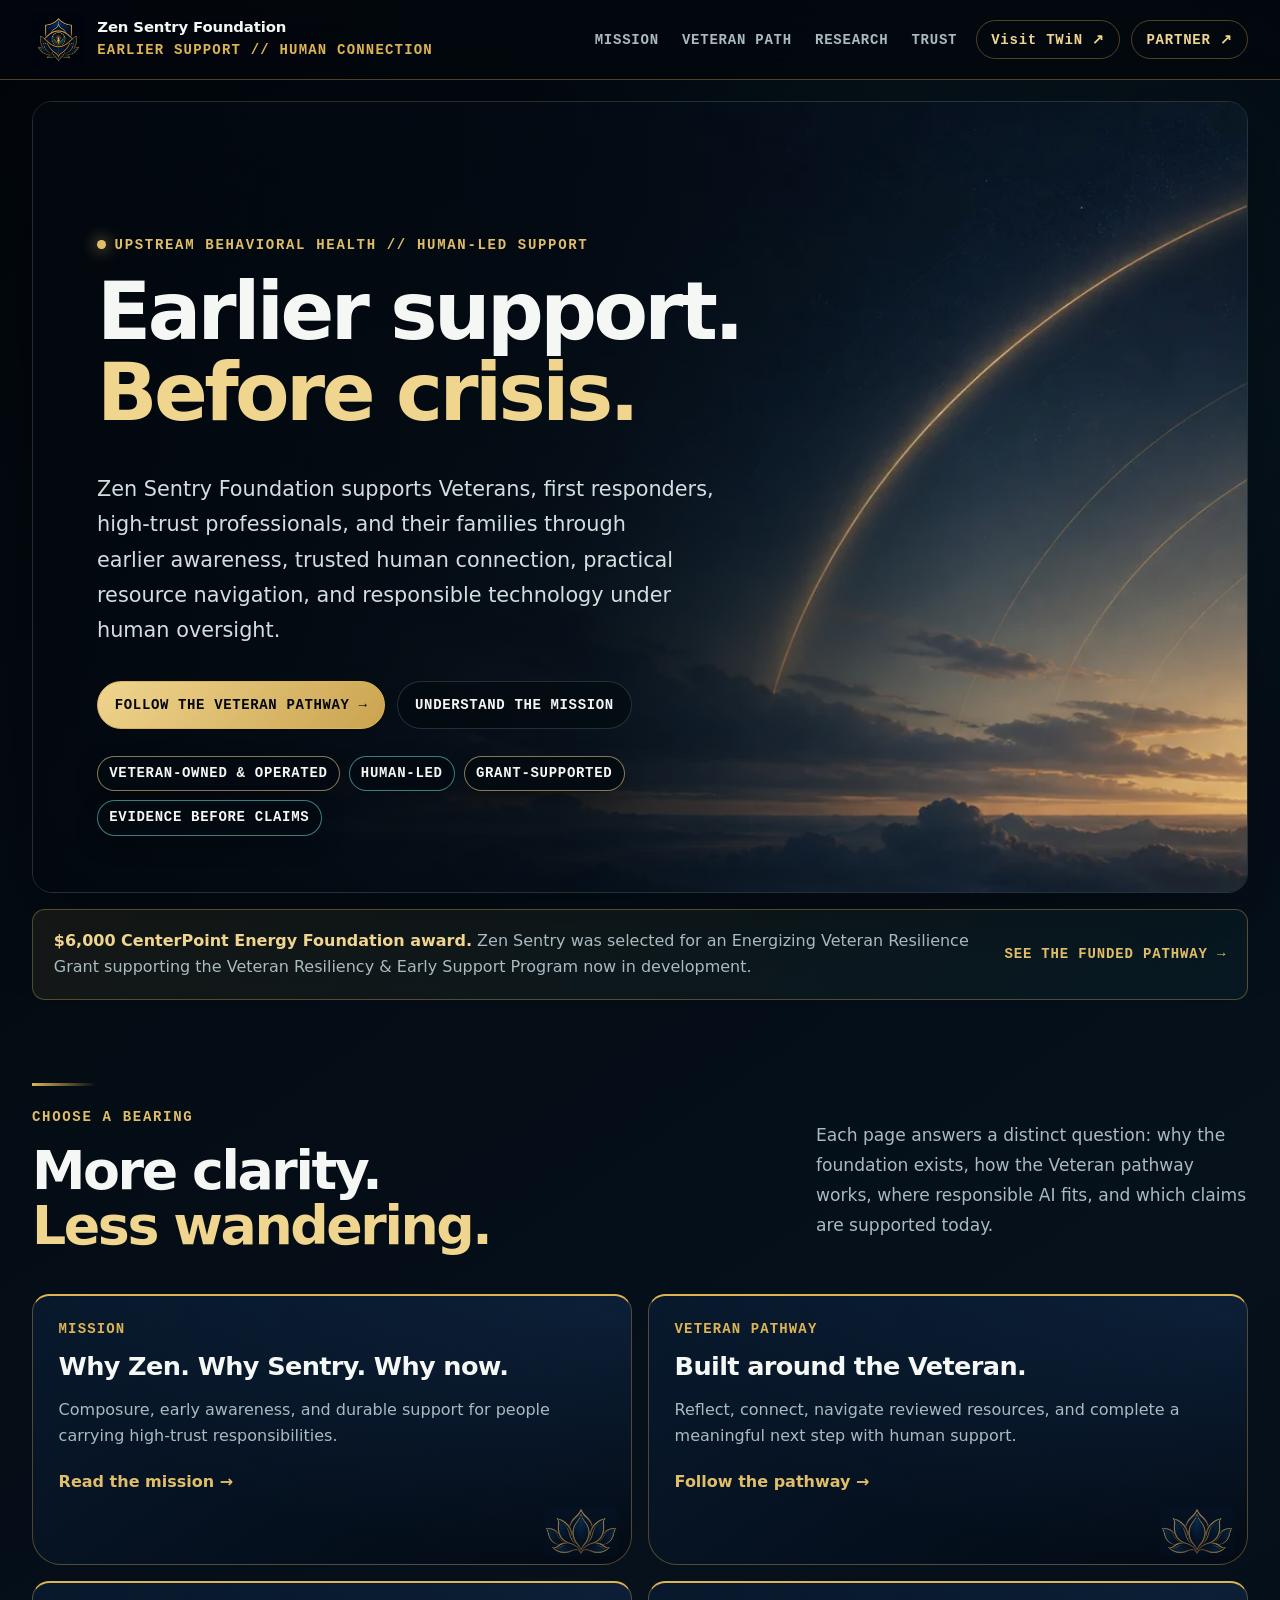
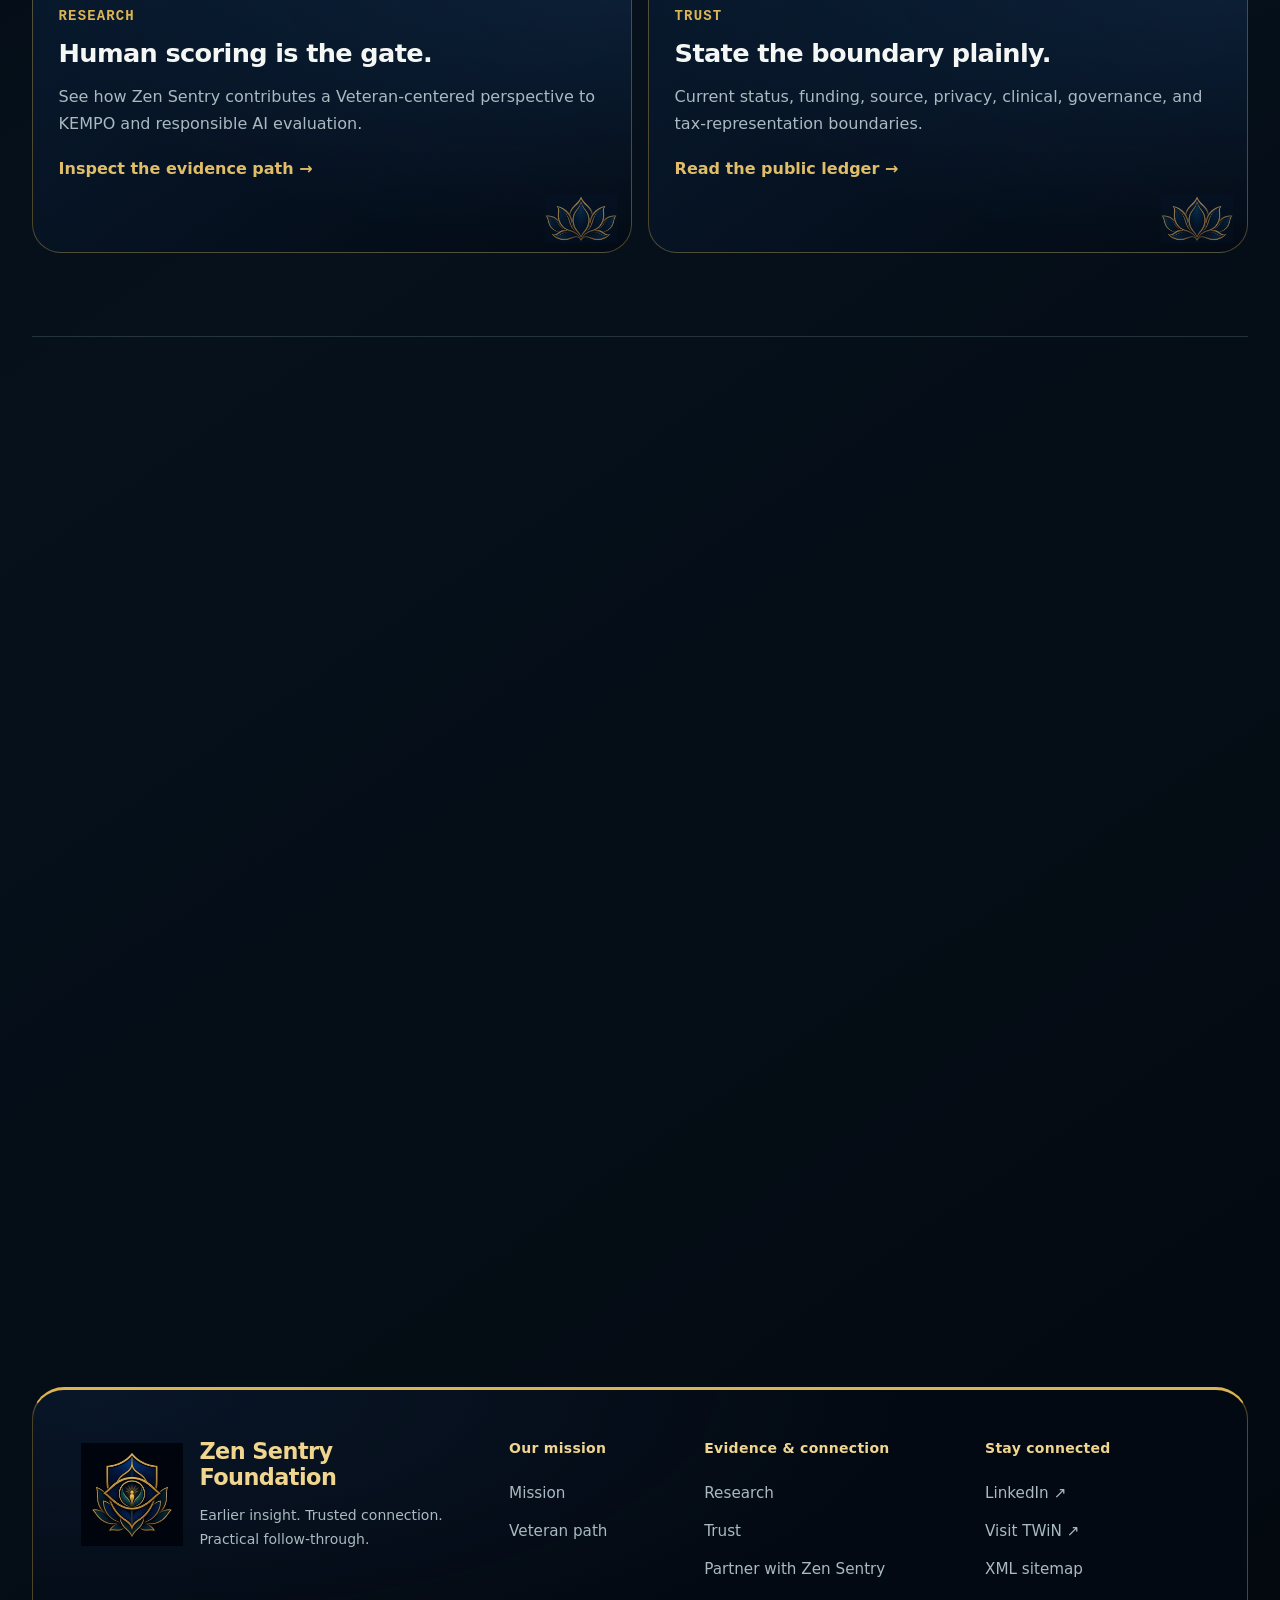
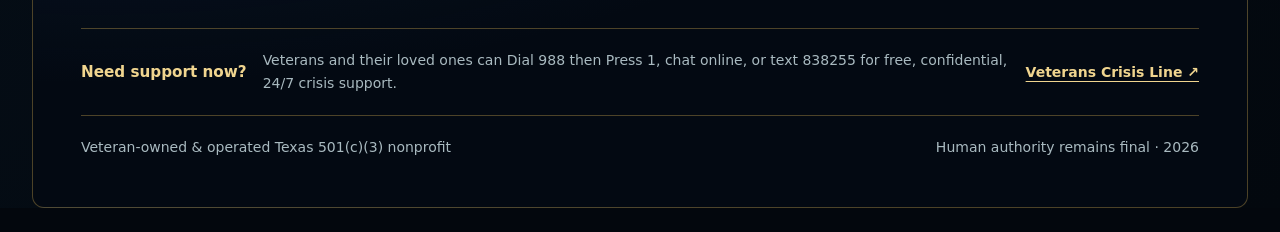
<file: index.html>
<!doctype html>
<html lang="en">
  <head>
    <meta charset="utf-8">
    <meta name="viewport" content="width=device-width, initial-scale=1">
    <meta name="theme-color" content="#03070d">
    <meta name="description" content="A nonprofit focused on early awareness, resilience education, and practical resources for Veterans, first responders, high-trust professionals, and families.">
    <meta property="og:type" content="website">
    <meta property="og:site_name" content="Zen Sentry Foundation">
    <meta property="og:title" content="Zen Sentry Foundation | Earlier Support Through Human Connection">
    <meta property="og:description" content="A nonprofit focused on early awareness, resilience education, and practical resources for Veterans, first responders, high-trust professionals, and families.">
    <meta property="og:url" content="https://thewizardnexus.github.io/Zen-Sentry-Foundation/">
    <meta property="og:image" content="https://thewizardnexus.github.io/Zen-Sentry-Foundation/assets/zen-sentry-foundation-readme-header.png">
    <meta property="og:image:alt" content="A gold Zen Sentry seal over a midnight horizon and a path toward dawn.">
    <meta name="twitter:card" content="summary_large_image">
    <meta name="twitter:title" content="Zen Sentry Foundation | Earlier Support Through Human Connection">
    <meta name="twitter:description" content="A nonprofit focused on early awareness, resilience education, and practical resources for Veterans, first responders, high-trust professionals, and families.">
    <meta name="twitter:image" content="https://thewizardnexus.github.io/Zen-Sentry-Foundation/assets/zen-sentry-foundation-readme-header.png">
    <link rel="canonical" href="https://thewizardnexus.github.io/Zen-Sentry-Foundation/">
    <link rel="icon" href="assets/zen-sentry-logo.jpg" type="image/jpeg">
    <link rel="apple-touch-icon" href="assets/zen-sentry-logo.jpg">
    <link rel="stylesheet" href="styles.css?v=20260910-lotus-clearance">
    <script src="app.js?v=20260825" defer></script>
    <title>Zen Sentry Foundation | Earlier Support Through Human Connection</title>
  </head>
  <body data-page="home">
    <a class="skip-link" href="#main">Skip to the mission</a>
    <header class="site-header">
      <a class="brand" href="index.html" aria-label="Zen Sentry Foundation home">
        <img class="brand-mark" src="assets/zen-sentry-logo.jpg" width="200" height="200" alt="">
        <span class="brand-copy"><b>Zen Sentry Foundation</b><small>Earlier support // human connection</small></span>
      </a>
      <button class="menu-button" type="button" aria-expanded="false" aria-controls="primary-navigation">Menu</button>
      <nav id="primary-navigation" aria-label="Primary navigation">
        <a data-nav="mission" href="mission.html">Mission</a>
        <a data-nav="veterans" href="veterans.html">Veteran path</a>
        <a data-nav="research" href="research.html">Research</a>
        <a data-nav="trust" href="trust.html">Trust</a>
        <a class="nav-twin" href="https://www.thewizardnexus.com/index.html">Visit TWiN ↗</a>
        <a class="nav-cta" data-nav="contact" href="contact.html">Partner ↗</a>
      </nav>
    </header>

    <main id="main">
      <section class="home-hero" aria-labelledby="home-title">
        <img class="hero-art" src="assets/zen-sentry-foundation-readme-header.webp" width="2172" height="724" alt="A gold Zen Sentry seal above a quiet planetary horizon, with a luminous path toward dawn.">
        <div class="home-hero-copy">
          <p class="eyebrow"><span class="signal-dot" aria-hidden="true"></span>Upstream behavioral health // human-led support</p>
          <h1 id="home-title"><span class="headline-white">Earlier support.</span><br><span>Before crisis.</span></h1>
          <p class="hero-lede">Zen Sentry Foundation supports Veterans, first responders, high-trust professionals, and their families through earlier awareness, trusted human connection, practical resource navigation, and responsible technology under human oversight.</p>
          <div class="button-row">
            <a class="button button-primary" href="veterans.html">Follow the Veteran pathway <span aria-hidden="true">→</span></a>
            <a class="button button-secondary" href="mission.html">Understand the mission</a>
          </div>
          <p class="proof-line"><span>Veteran-owned &amp; operated</span><span>Human-led</span><span>Grant-supported</span><span>Evidence before claims</span></p>
        </div>
      </section>

      <aside class="grant-signal reveal" aria-label="Current program milestone">
        <p><strong>$6,000 CenterPoint Energy Foundation award.</strong> Zen Sentry was selected for an Energizing Veteran Resilience Grant supporting the Veteran Resiliency &amp; Early Support Program now in development.</p>
        <a href="veterans.html">See the funded pathway →</a>
      </aside>

      <section class="section reveal" aria-labelledby="routes-title">
        <div class="section-heading">
          <div><p class="eyebrow">Choose a bearing</p><h2 id="routes-title">More clarity.<br><span>Less wandering.</span></h2></div>
          <p>Each page answers a distinct question: why the foundation exists, how the Veteran pathway works, where responsible AI fits, and which claims are supported today.</p>
        </div>
        <div class="route-grid">
          <a class="route-card" href="mission.html"><span class="card-code">Mission</span><h3>Why Zen. Why Sentry. Why now.</h3><p>Composure, early awareness, and durable support for people carrying high-trust responsibilities.</p><i>Read the mission →</i></a>
          <a class="route-card" href="veterans.html"><span class="card-code">Veteran pathway</span><h3>Built around the Veteran.</h3><p>Reflect, connect, navigate reviewed resources, and complete a meaningful next step with human support.</p><i>Follow the pathway →</i></a>
          <a class="route-card" href="research.html"><span class="card-code">Research</span><h3>Human scoring is the gate.</h3><p>See how Zen Sentry contributes a Veteran-centered perspective to KEMPO and responsible AI evaluation.</p><i>Inspect the evidence path →</i></a>
          <a class="route-card" href="trust.html"><span class="card-code">Trust</span><h3>State the boundary plainly.</h3><p>Current status, funding, source, privacy, clinical, governance, and tax-representation boundaries.</p><i>Read the public ledger →</i></a>
        </div>
      </section>

      <section class="section reveal" aria-labelledby="path-title">
        <div class="section-heading">
          <div><p class="eyebrow gold">The operating path</p><h2 id="path-title">Reflect.<br><span>Connect. Move forward.</span></h2></div>
          <p>Technology can organize a moment. It cannot replace the people, relationships, judgment, and follow-through that make support real.</p>
        </div>
        <div class="pathway">
          <article><span>01</span><h3>Reflect</h3><p>Notice change earlier, organize what matters, and prepare for a useful conversation.</p></article>
          <article><span>02</span><h3>Connect</h3><p>Bring a peer, navigator, professional, family member, or other trusted person closer.</p></article>
          <article><span>03</span><h3>Move forward</h3><p>Find a reviewed resource, make a warm handoff, and complete the next meaningful step.</p></article>
        </div>
      </section>

      <section class="page-next reveal" aria-labelledby="partner-title">
        <div><p class="eyebrow">Built through partnership</p><h2 id="partner-title">Bring your discipline.<br><span>Keep the human.</span></h2></div>
        <div><p>Veteran-serving organizations, peer leaders, behavioral-health professionals, researchers, resource providers, community partners, and responsible technologists all have a role in strengthening the pathway.</p><div class="button-row"><a class="button button-primary" href="contact.html">Explore partnership <span aria-hidden="true">→</span></a></div></div>
      </section>
    </main>

    <footer class="site-footer" id="site-footer">
      <div class="footer-main">
        <a class="footer-brand" href="index.html" aria-label="Zen Sentry Foundation home">
          <img src="assets/zen-sentry-logo.jpg" width="200" height="200" alt="">
          <span><strong>Zen Sentry<br>Foundation</strong><span class="footer-tagline">Earlier insight. Trusted connection.<br>Practical follow-through.</span></span>
        </a>
        <nav class="site-map-navigation" aria-label="Site map">
          <div class="site-map-group"><h2>Our mission</h2><ul><li><a href="mission.html">Mission</a></li><li><a href="veterans.html">Veteran path</a></li></ul></div>
          <div class="site-map-group"><h2>Evidence &amp; connection</h2><ul><li><a href="research.html">Research</a></li><li><a href="trust.html">Trust</a></li><li><a href="contact.html">Partner with Zen Sentry</a></li></ul></div>
          <div class="site-map-group"><h2>Stay connected</h2><ul><li><a href="https://www.linkedin.com/company/zen-sentry-foundation/">LinkedIn ↗</a></li><li><a href="https://www.thewizardnexus.com/index.html">Visit TWiN ↗</a></li><li><a href="sitemap.xml">XML sitemap</a></li></ul></div>
        </nav>
      </div>
      <aside class="crisis-bar" aria-label="Crisis support">
        <strong>Need support now?</strong>
        <span>Veterans and their loved ones can Dial 988 then Press 1, chat online, or text 838255 for free, confidential, 24/7 crisis support.</span>
        <a href="https://www.veteranscrisisline.net/" target="_blank" rel="noreferrer">Veterans Crisis Line ↗</a>
      </aside>
      <div class="footer-bottom"><p>Veteran-owned &amp; operated Texas 501(c)(3) nonprofit</p><p>Human authority remains final <span aria-hidden="true">·</span> <span data-current-year>2026</span></p></div>
    </footer>
  </body>
</html>
</file>
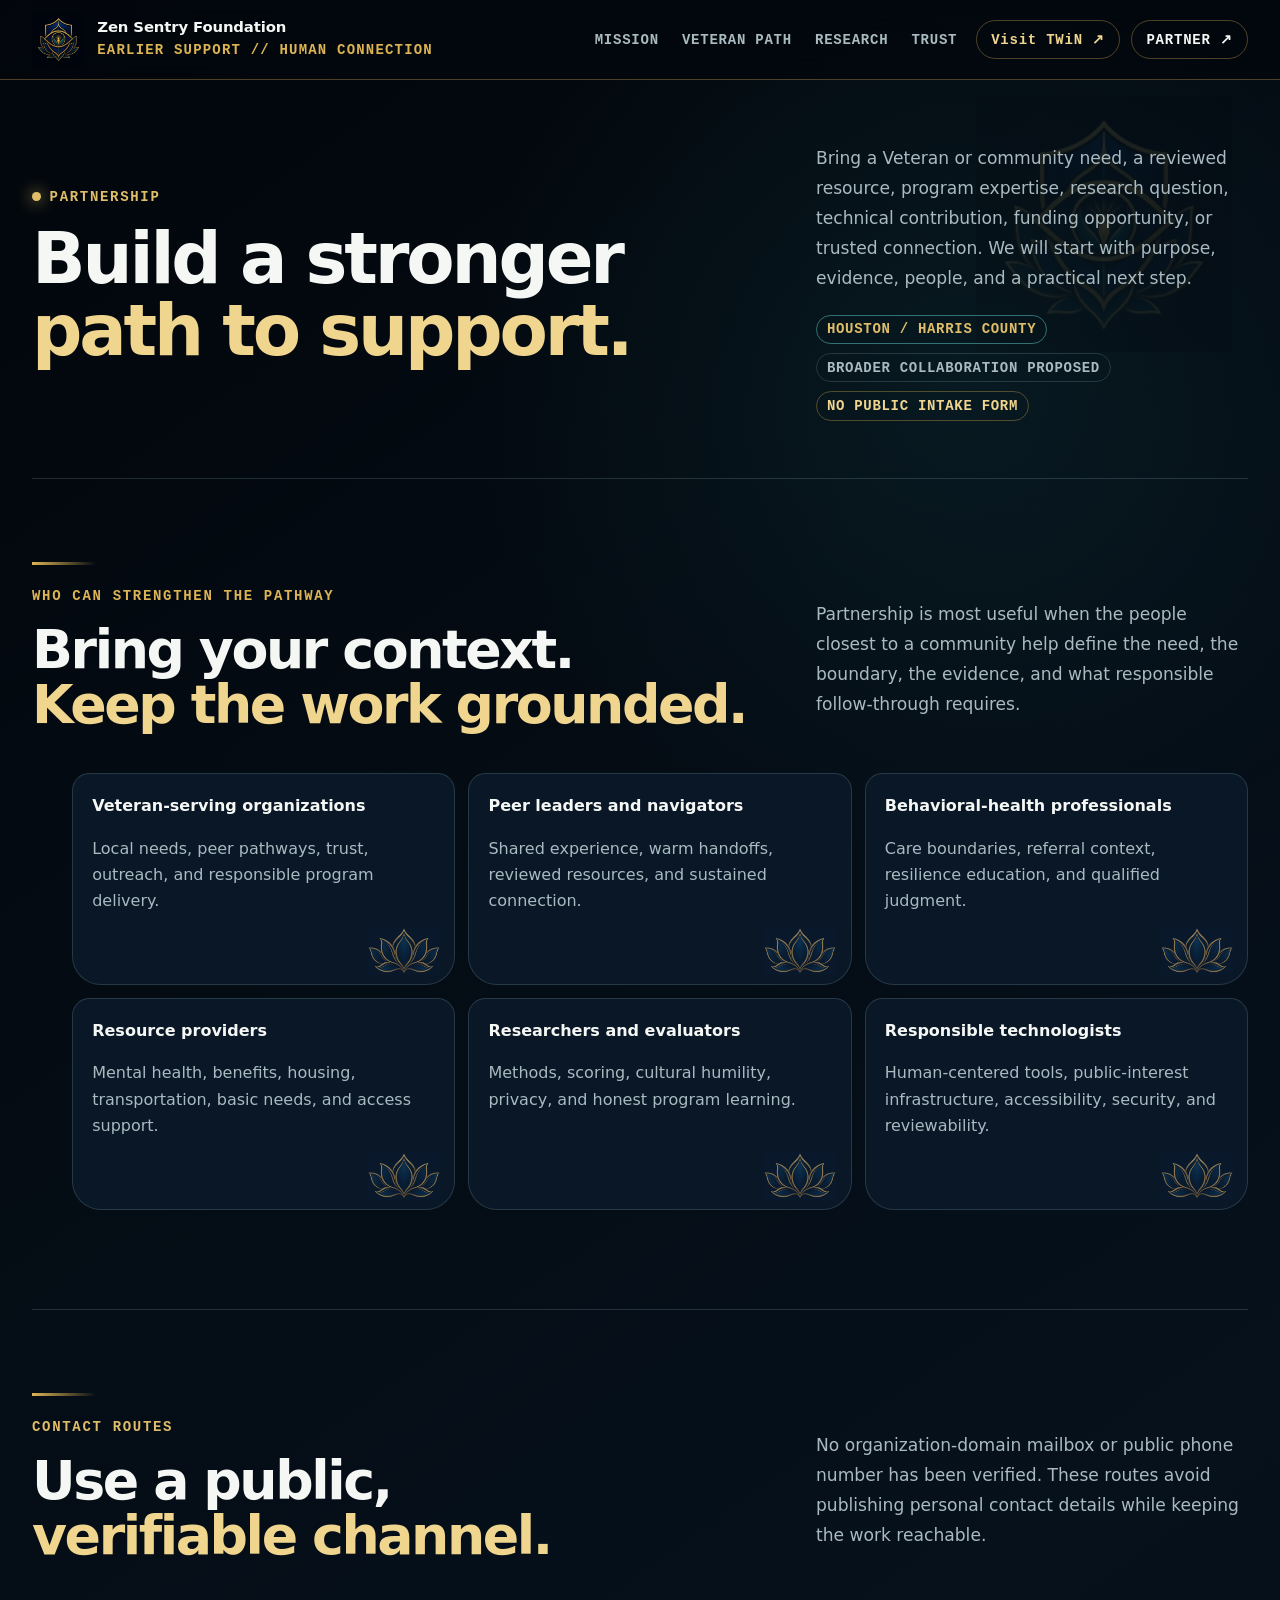
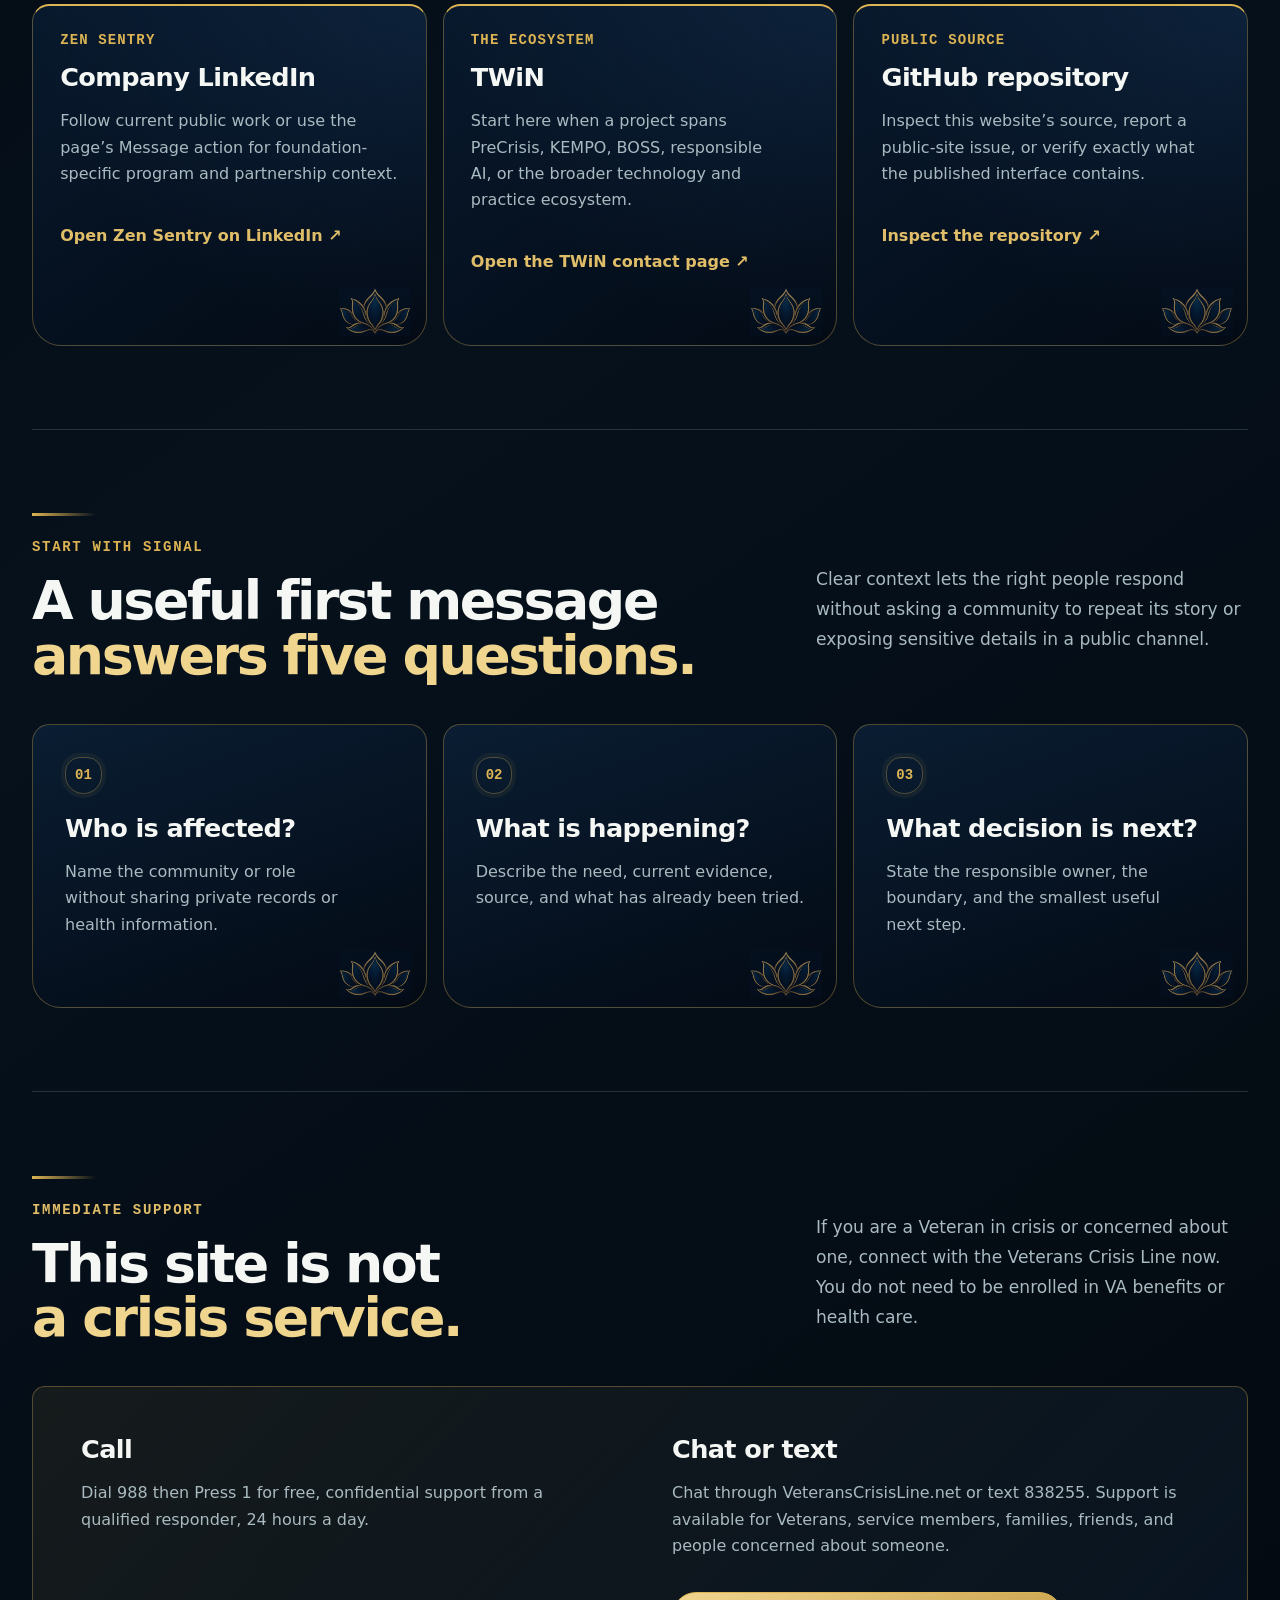
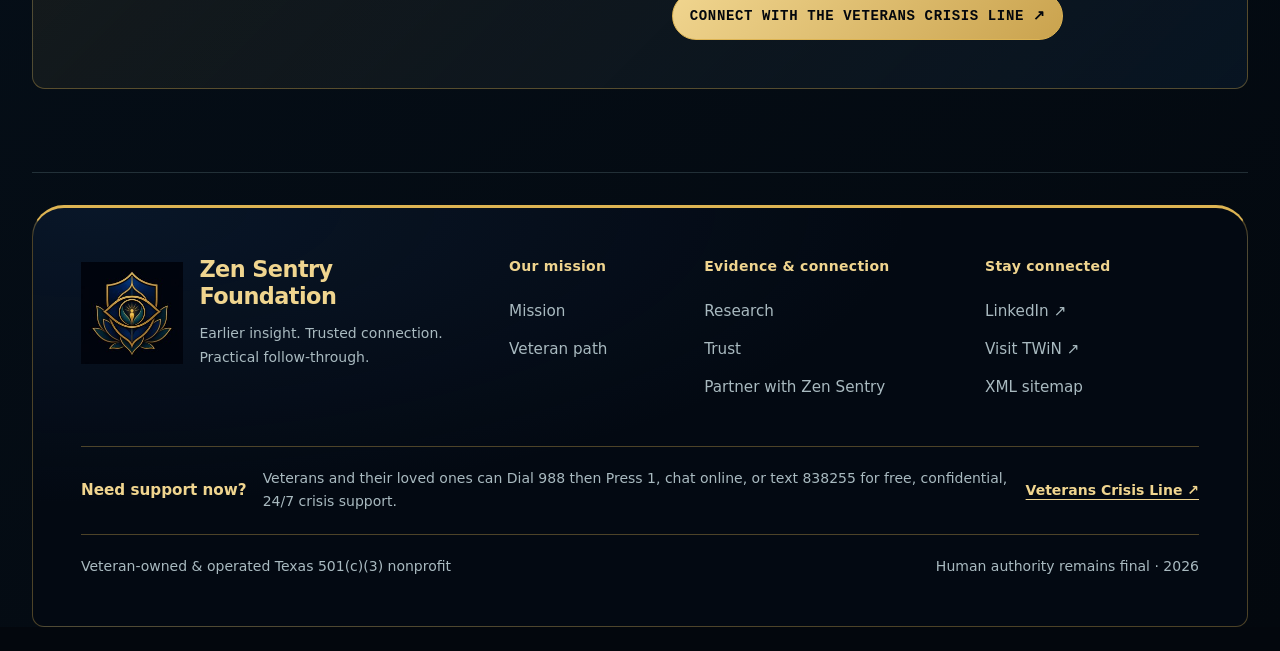
<file: contact.html>
<!doctype html>
<html lang="en">
  <head>
    <meta charset="utf-8">
    <meta name="viewport" content="width=device-width, initial-scale=1">
    <meta name="theme-color" content="#03070d">
    <meta name="description" content="Partner with Zen Sentry Foundation on Veteran resilience, peer connection, resource navigation, responsible research, and human-centered technology.">
    <meta property="og:type" content="website">
    <meta property="og:site_name" content="Zen Sentry Foundation">
    <meta property="og:title" content="Partner — Zen Sentry Foundation">
    <meta property="og:description" content="Bring the mission, the people, the evidence, and the next practical step.">
    <meta property="og:url" content="https://thewizardnexus.github.io/Zen-Sentry-Foundation/contact.html">
    <meta property="og:image" content="https://thewizardnexus.github.io/Zen-Sentry-Foundation/assets/zen-sentry-foundation-readme-header.png">
    <meta property="og:image:alt" content="A gold Zen Sentry seal over a midnight horizon and a path toward dawn.">
    <meta name="twitter:card" content="summary_large_image">
    <meta name="twitter:title" content="Partner — Zen Sentry Foundation">
    <meta name="twitter:description" content="Build a stronger path to support.">
    <meta name="twitter:image" content="https://thewizardnexus.github.io/Zen-Sentry-Foundation/assets/zen-sentry-foundation-readme-header.png">
    <link rel="canonical" href="https://thewizardnexus.github.io/Zen-Sentry-Foundation/contact.html">
    <link rel="icon" href="assets/zen-sentry-logo.jpg" type="image/jpeg">
    <link rel="apple-touch-icon" href="assets/zen-sentry-logo.jpg">
    <link rel="stylesheet" href="styles.css?v=20260910-lotus-clearance">
    <script src="app.js?v=20260825" defer></script>
    <title>Partner — Zen Sentry Foundation</title>
  </head>
  <body data-page="contact">
    <a class="skip-link" href="#main">Skip to partnership routes</a>
    <header class="site-header">
      <a class="brand" href="index.html" aria-label="Zen Sentry Foundation home"><img class="brand-mark" src="assets/zen-sentry-logo.jpg" width="200" height="200" alt=""><span class="brand-copy"><b>Zen Sentry Foundation</b><small>Earlier support // human connection</small></span></a>
      <button class="menu-button" type="button" aria-expanded="false" aria-controls="primary-navigation">Menu</button>
      <nav id="primary-navigation" aria-label="Primary navigation"><a data-nav="mission" href="mission.html">Mission</a><a data-nav="veterans" href="veterans.html">Veteran path</a><a data-nav="research" href="research.html">Research</a><a data-nav="trust" href="trust.html">Trust</a><a class="nav-twin" href="https://www.thewizardnexus.com/index.html">Visit TWiN ↗</a><a class="nav-cta" data-nav="contact" href="contact.html">Partner ↗</a></nav>
    </header>

    <main id="main">
      <header class="page-hero">
        <div><p class="eyebrow"><span class="signal-dot" aria-hidden="true"></span>Partnership</p><h1>Build a stronger <span>path to support.</span></h1></div>
        <div class="page-hero-aside"><p>Bring a Veteran or community need, a reviewed resource, program expertise, research question, technical contribution, funding opportunity, or trusted connection. We will start with purpose, evidence, people, and a practical next step.</p><div class="status-row"><span class="status-chip good">Houston / Harris County</span><span class="status-chip">Broader collaboration proposed</span><span class="status-chip caution">No public intake form</span></div></div>
      </header>

      <section class="section reveal" aria-labelledby="partners-title">
        <div class="section-heading">
          <div><p class="eyebrow gold">Who can strengthen the pathway</p><h2 id="partners-title">Bring your context.<br><span>Keep the work grounded.</span></h2></div>
          <p>Partnership is most useful when the people closest to a community help define the need, the boundary, the evidence, and what responsible follow-through requires.</p>
        </div>
        <ul class="partner-grid">
          <li><strong>Veteran-serving organizations</strong>Local needs, peer pathways, trust, outreach, and responsible program delivery.</li>
          <li><strong>Peer leaders and navigators</strong>Shared experience, warm handoffs, reviewed resources, and sustained connection.</li>
          <li><strong>Behavioral-health professionals</strong>Care boundaries, referral context, resilience education, and qualified judgment.</li>
          <li><strong>Resource providers</strong>Mental health, benefits, housing, transportation, basic needs, and access support.</li>
          <li><strong>Researchers and evaluators</strong>Methods, scoring, cultural humility, privacy, and honest program learning.</li>
          <li><strong>Responsible technologists</strong>Human-centered tools, public-interest infrastructure, accessibility, security, and reviewability.</li>
        </ul>
      </section>

      <section class="section reveal" aria-labelledby="routes-title">
        <div class="section-heading">
          <div><p class="eyebrow">Contact routes</p><h2 id="routes-title">Use a public,<br><span>verifiable channel.</span></h2></div>
          <p>No organization-domain mailbox or public phone number has been verified. These routes avoid publishing personal contact details while keeping the work reachable.</p>
        </div>
        <div class="contact-routes">
          <article class="contact-route"><span class="card-code">Zen Sentry</span><h3>Company LinkedIn</h3><p>Follow current public work or use the page’s Message action for foundation-specific program and partnership context.</p><a href="https://www.linkedin.com/company/zen-sentry-foundation/" target="_blank" rel="noreferrer">Open Zen Sentry on LinkedIn ↗</a></article>
          <article class="contact-route"><span class="card-code">The ecosystem</span><h3>TWiN</h3><p>Start here when a project spans PreCrisis, KEMPO, BOSS, responsible AI, or the broader technology and practice ecosystem.</p><a href="https://www.thewizardnexus.com/contact.html" target="_blank" rel="noreferrer">Open the TWiN contact page ↗</a></article>
          <article class="contact-route"><span class="card-code">Public source</span><h3>GitHub repository</h3><p>Inspect this website’s source, report a public-site issue, or verify exactly what the published interface contains.</p><a href="https://github.com/TheWizardNexus/Zen-Sentry-Foundation" target="_blank" rel="noreferrer">Inspect the repository ↗</a></article>
        </div>
      </section>

      <section class="section reveal" aria-labelledby="bring-title">
        <div class="section-heading">
          <div><p class="eyebrow gold">Start with signal</p><h2 id="bring-title">A useful first message<br><span>answers five questions.</span></h2></div>
          <p>Clear context lets the right people respond without asking a community to repeat its story or exposing sensitive details in a public channel.</p>
        </div>
        <div class="pathway">
          <article><span>01</span><h3>Who is affected?</h3><p>Name the community or role without sharing private records or health information.</p></article>
          <article><span>02</span><h3>What is happening?</h3><p>Describe the need, current evidence, source, and what has already been tried.</p></article>
          <article><span>03</span><h3>What decision is next?</h3><p>State the responsible owner, the boundary, and the smallest useful next step.</p></article>
        </div>
      </section>

      <section class="section reveal" aria-labelledby="support-title">
        <div class="section-heading"><div><p class="eyebrow">Immediate support</p><h2 id="support-title">This site is not<br><span>a crisis service.</span></h2></div><p>If you are a Veteran in crisis or concerned about one, connect with the Veterans Crisis Line now. You do not need to be enrolled in VA benefits or health care.</p></div>
        <div class="boundary-box"><div><h3>Call</h3><p>Dial 988 then Press 1 for free, confidential support from a qualified responder, 24 hours a day.</p></div><div><h3>Chat or text</h3><p>Chat through VeteransCrisisLine.net or text 838255. Support is available for Veterans, service members, families, friends, and people concerned about someone.</p><div class="button-row"><a class="button button-primary" href="https://www.veteranscrisisline.net/" target="_blank" rel="noreferrer">Connect with the Veterans Crisis Line <span aria-hidden="true">↗</span></a></div></div></div>
      </section>
    </main>

    <footer class="site-footer" id="site-footer">
      <div class="footer-main">
        <a class="footer-brand" href="index.html" aria-label="Zen Sentry Foundation home">
          <img src="assets/zen-sentry-logo.jpg" width="200" height="200" alt="">
          <span><strong>Zen Sentry<br>Foundation</strong><span class="footer-tagline">Earlier insight. Trusted connection.<br>Practical follow-through.</span></span>
        </a>
        <nav class="site-map-navigation" aria-label="Site map">
          <div class="site-map-group"><h2>Our mission</h2><ul><li><a href="mission.html">Mission</a></li><li><a href="veterans.html">Veteran path</a></li></ul></div>
          <div class="site-map-group"><h2>Evidence &amp; connection</h2><ul><li><a href="research.html">Research</a></li><li><a href="trust.html">Trust</a></li><li><a href="contact.html">Partner with Zen Sentry</a></li></ul></div>
          <div class="site-map-group"><h2>Stay connected</h2><ul><li><a href="https://www.linkedin.com/company/zen-sentry-foundation/">LinkedIn ↗</a></li><li><a href="https://www.thewizardnexus.com/index.html">Visit TWiN ↗</a></li><li><a href="sitemap.xml">XML sitemap</a></li></ul></div>
        </nav>
      </div>
      <aside class="crisis-bar" aria-label="Crisis support">
        <strong>Need support now?</strong>
        <span>Veterans and their loved ones can Dial 988 then Press 1, chat online, or text 838255 for free, confidential, 24/7 crisis support.</span>
        <a href="https://www.veteranscrisisline.net/" target="_blank" rel="noreferrer">Veterans Crisis Line ↗</a>
      </aside>
      <div class="footer-bottom"><p>Veteran-owned &amp; operated Texas 501(c)(3) nonprofit</p><p>Human authority remains final <span aria-hidden="true">·</span> <span data-current-year>2026</span></p></div>
    </footer>
  </body>
</html>
</file>
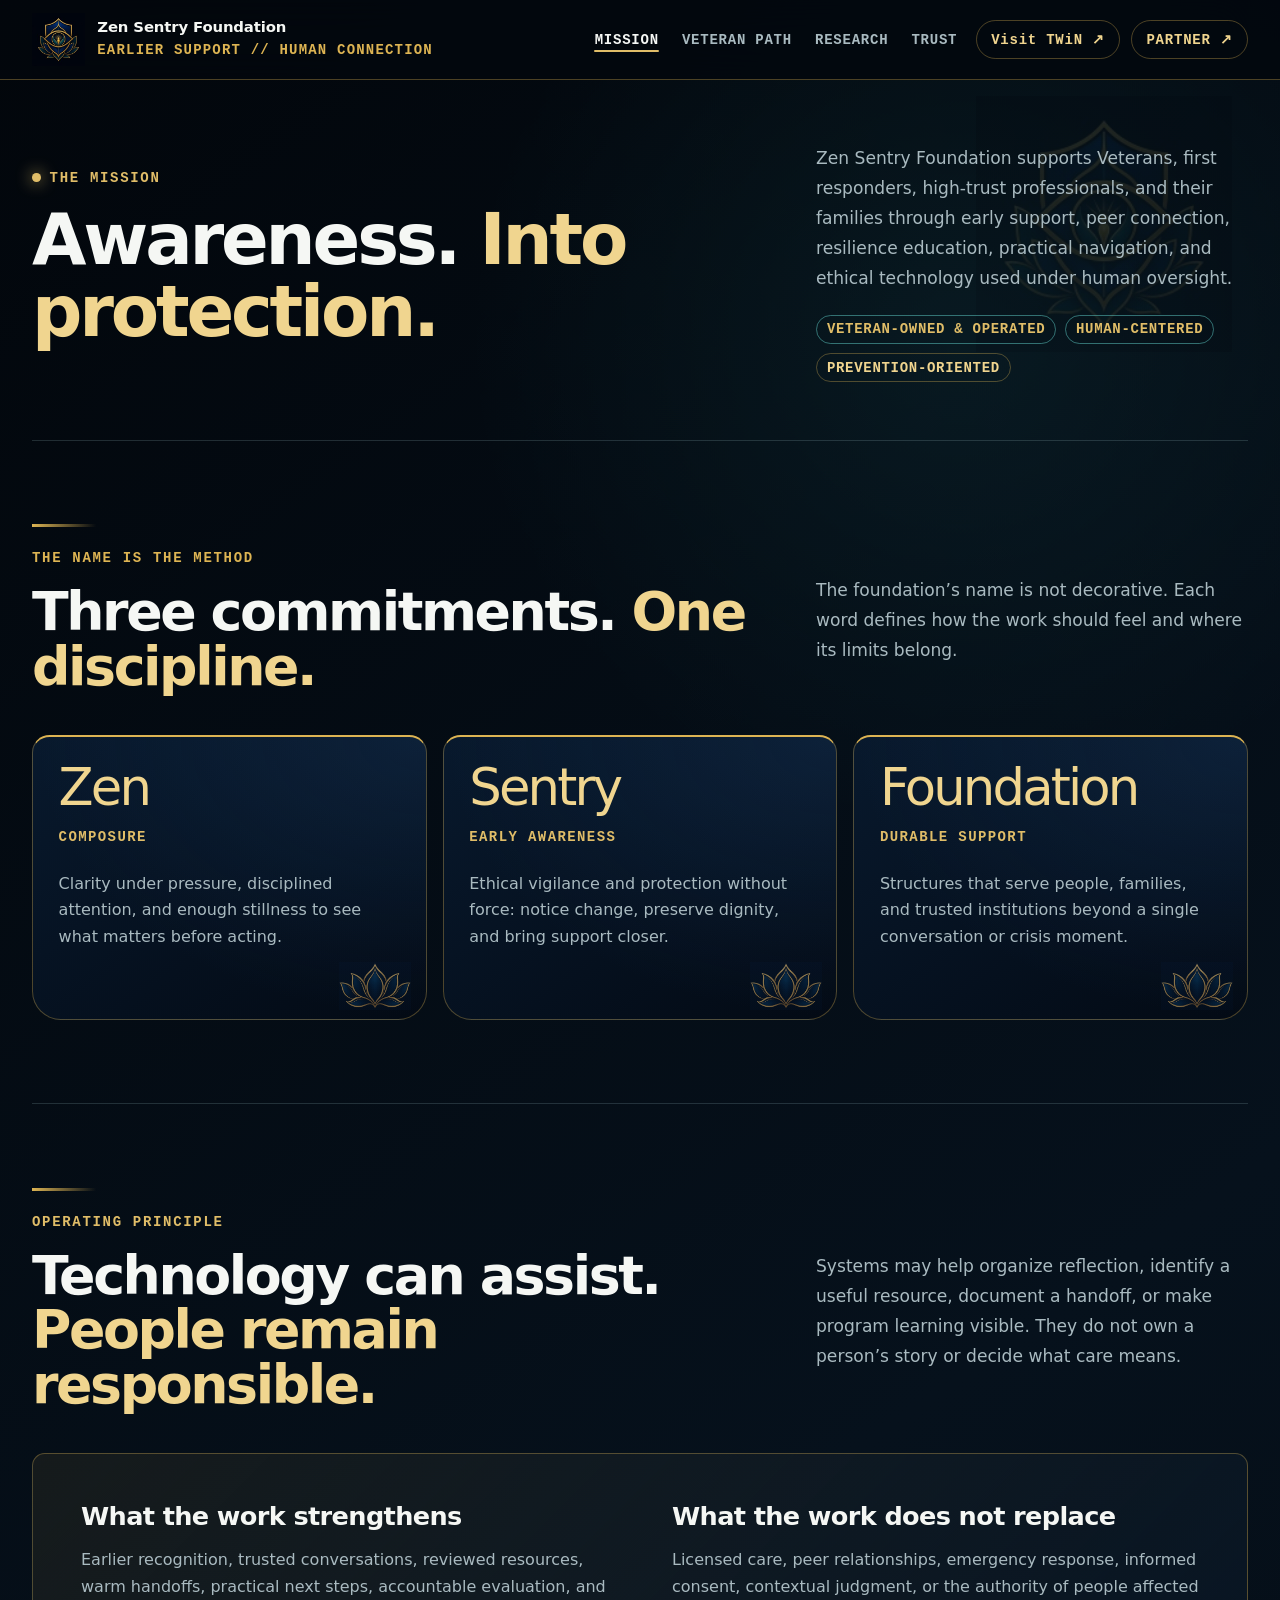
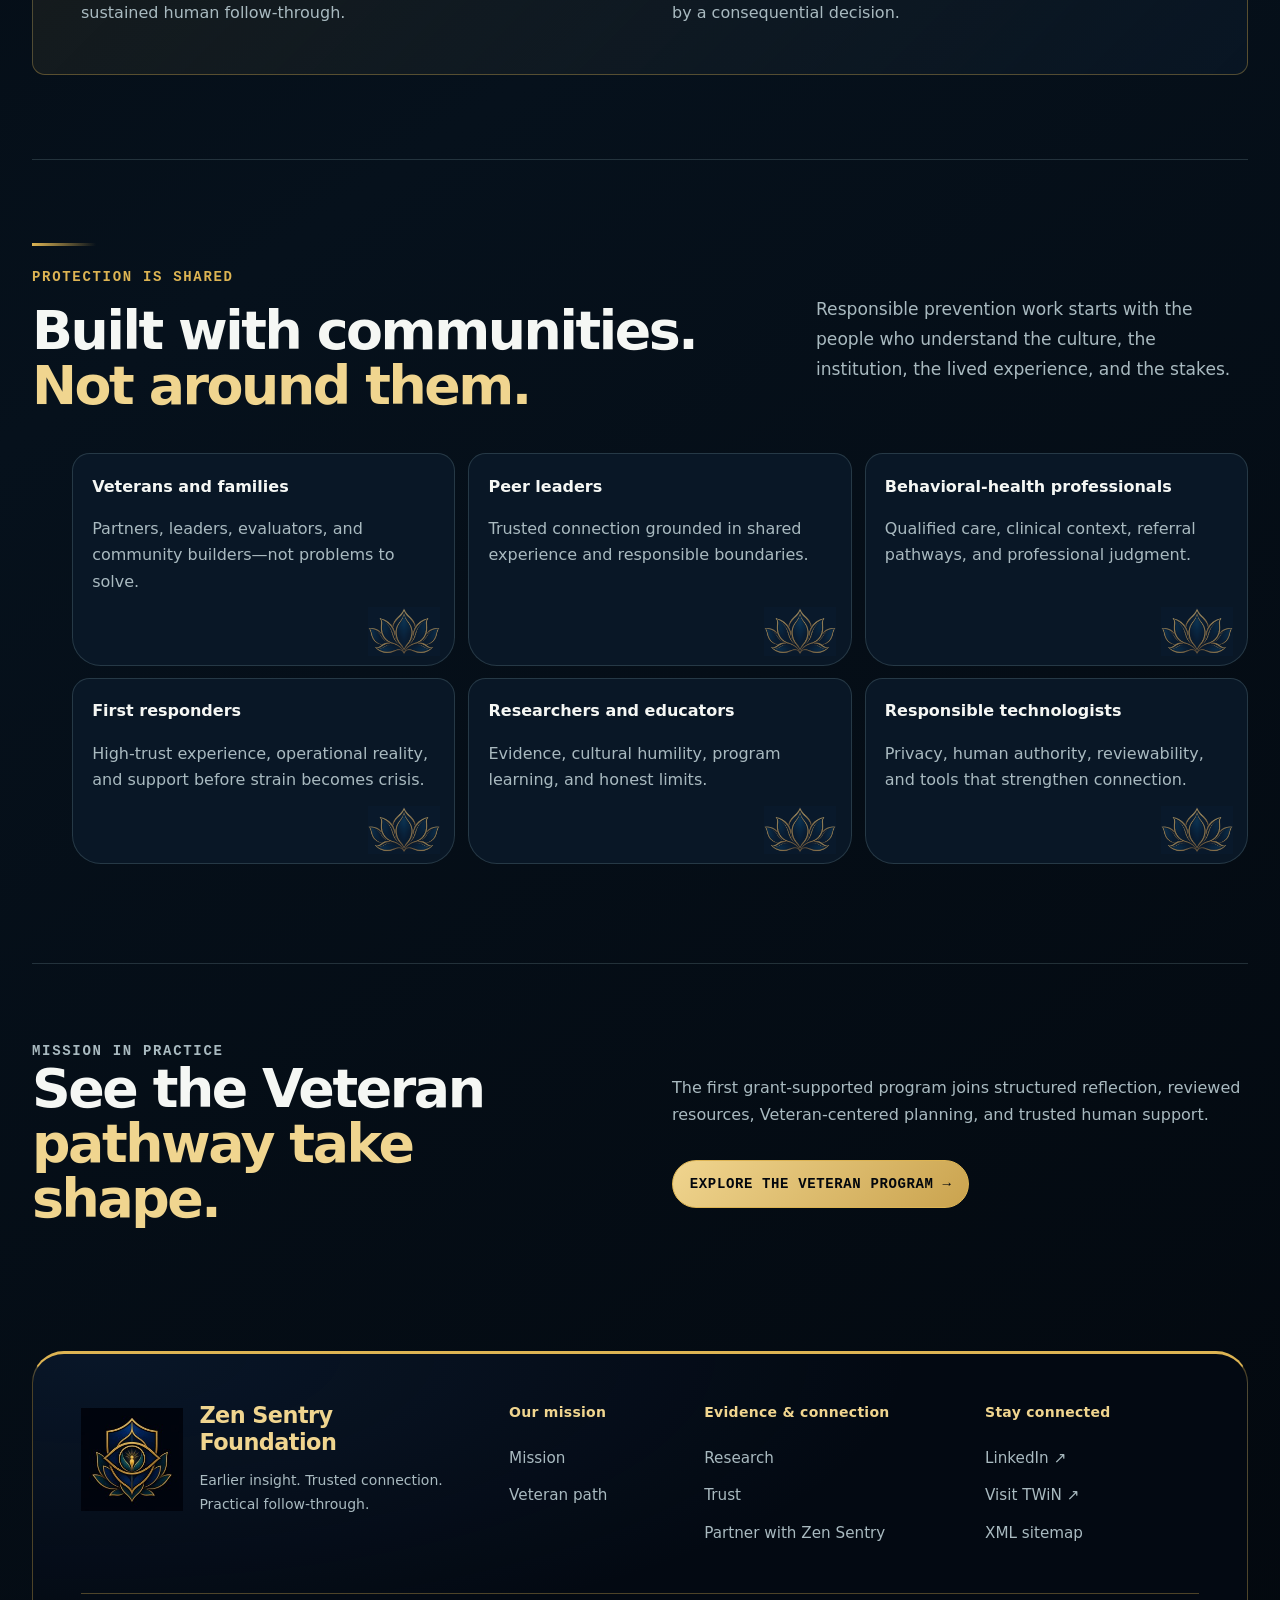
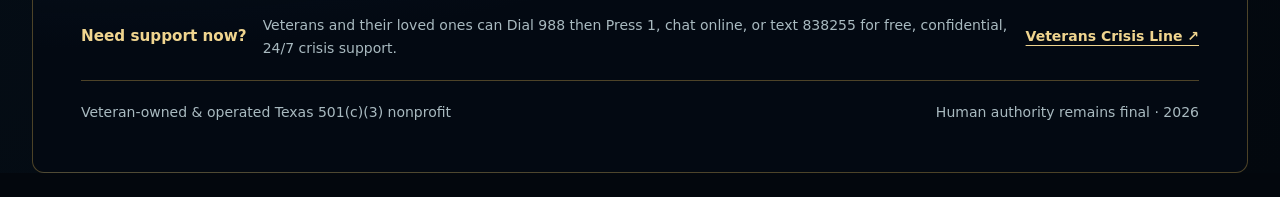
<file: mission.html>
<!doctype html>
<html lang="en">
  <head>
    <meta charset="utf-8">
    <meta name="viewport" content="width=device-width, initial-scale=1">
    <meta name="theme-color" content="#03070d">
    <meta name="description" content="The Zen Sentry mission joins composure, early awareness, durable support, and human responsibility before crisis.">
    <meta property="og:type" content="website">
    <meta property="og:site_name" content="Zen Sentry Foundation">
    <meta property="og:title" content="Mission — Zen Sentry Foundation">
    <meta property="og:description" content="Turn awareness into protection while keeping people responsible for consequential choices.">
    <meta property="og:url" content="https://thewizardnexus.github.io/Zen-Sentry-Foundation/mission.html">
    <meta property="og:image" content="https://thewizardnexus.github.io/Zen-Sentry-Foundation/assets/zen-sentry-foundation-readme-header.png">
    <meta property="og:image:alt" content="A gold Zen Sentry seal over a midnight horizon and a path toward dawn.">
    <meta name="twitter:card" content="summary_large_image">
    <meta name="twitter:title" content="Mission — Zen Sentry Foundation">
    <meta name="twitter:description" content="Composure. Early awareness. Durable support.">
    <meta name="twitter:image" content="https://thewizardnexus.github.io/Zen-Sentry-Foundation/assets/zen-sentry-foundation-readme-header.png">
    <link rel="canonical" href="https://thewizardnexus.github.io/Zen-Sentry-Foundation/mission.html">
    <link rel="icon" href="assets/zen-sentry-logo.jpg" type="image/jpeg">
    <link rel="apple-touch-icon" href="assets/zen-sentry-logo.jpg">
    <link rel="stylesheet" href="styles.css?v=20260910-lotus-clearance">
    <script src="app.js?v=20260825" defer></script>
    <title>Mission — Zen Sentry Foundation</title>
  </head>
  <body data-page="mission">
    <a class="skip-link" href="#main">Skip to the mission</a>
    <header class="site-header">
      <a class="brand" href="index.html" aria-label="Zen Sentry Foundation home"><img class="brand-mark" src="assets/zen-sentry-logo.jpg" width="200" height="200" alt=""><span class="brand-copy"><b>Zen Sentry Foundation</b><small>Earlier support // human connection</small></span></a>
      <button class="menu-button" type="button" aria-expanded="false" aria-controls="primary-navigation">Menu</button>
      <nav id="primary-navigation" aria-label="Primary navigation"><a data-nav="mission" href="mission.html">Mission</a><a data-nav="veterans" href="veterans.html">Veteran path</a><a data-nav="research" href="research.html">Research</a><a data-nav="trust" href="trust.html">Trust</a><a class="nav-twin" href="https://www.thewizardnexus.com/index.html">Visit TWiN ↗</a><a class="nav-cta" data-nav="contact" href="contact.html">Partner ↗</a></nav>
    </header>

    <main id="main">
      <header class="page-hero">
        <div><p class="eyebrow"><span class="signal-dot" aria-hidden="true"></span>The mission</p><h1>Awareness. <span>Into protection.</span></h1></div>
        <div class="page-hero-aside"><p>Zen Sentry Foundation supports Veterans, first responders, high-trust professionals, and their families through early support, peer connection, resilience education, practical navigation, and ethical technology used under human oversight.</p><div class="status-row"><span class="status-chip good">Veteran-owned &amp; operated</span><span class="status-chip good">Human-centered</span><span class="status-chip caution">Prevention-oriented</span></div></div>
      </header>

      <section class="section reveal" aria-labelledby="name-title">
        <div class="section-heading">
          <div><p class="eyebrow gold">The name is the method</p><h2 id="name-title">Three commitments. <span>One discipline.</span></h2></div>
          <p>The foundation’s name is not decorative. Each word defines how the work should feel and where its limits belong.</p>
        </div>
        <div class="name-grid">
          <article class="name-card"><strong>Zen</strong><span>Composure</span><p>Clarity under pressure, disciplined attention, and enough stillness to see what matters before acting.</p></article>
          <article class="name-card"><strong>Sentry</strong><span>Early awareness</span><p>Ethical vigilance and protection without force: notice change, preserve dignity, and bring support closer.</p></article>
          <article class="name-card"><strong>Foundation</strong><span>Durable support</span><p>Structures that serve people, families, and trusted institutions beyond a single conversation or crisis moment.</p></article>
        </div>
      </section>

      <section class="section reveal" aria-labelledby="principle-title">
        <div class="section-heading">
          <div><p class="eyebrow">Operating principle</p><h2 id="principle-title">Technology can assist.<br><span>People remain responsible.</span></h2></div>
          <p>Systems may help organize reflection, identify a useful resource, document a handoff, or make program learning visible. They do not own a person’s story or decide what care means.</p>
        </div>
        <div class="boundary-box">
          <div><h3>What the work strengthens</h3><p>Earlier recognition, trusted conversations, reviewed resources, warm handoffs, practical next steps, accountable evaluation, and sustained human follow-through.</p></div>
          <div><h3>What the work does not replace</h3><p>Licensed care, peer relationships, emergency response, informed consent, contextual judgment, or the authority of people affected by a consequential decision.</p></div>
        </div>
      </section>

      <section class="section reveal" aria-labelledby="community-title">
        <div class="section-heading">
          <div><p class="eyebrow gold">Protection is shared</p><h2 id="community-title">Built with communities.<br><span>Not around them.</span></h2></div>
          <p>Responsible prevention work starts with the people who understand the culture, the institution, the lived experience, and the stakes.</p>
        </div>
        <ul class="partner-grid">
          <li><strong>Veterans and families</strong>Partners, leaders, evaluators, and community builders—not problems to solve.</li>
          <li><strong>Peer leaders</strong>Trusted connection grounded in shared experience and responsible boundaries.</li>
          <li><strong>Behavioral-health professionals</strong>Qualified care, clinical context, referral pathways, and professional judgment.</li>
          <li><strong>First responders</strong>High-trust experience, operational reality, and support before strain becomes crisis.</li>
          <li><strong>Researchers and educators</strong>Evidence, cultural humility, program learning, and honest limits.</li>
          <li><strong>Responsible technologists</strong>Privacy, human authority, reviewability, and tools that strengthen connection.</li>
        </ul>
      </section>

      <section class="page-next reveal" aria-labelledby="mission-next">
        <div><p class="eyebrow">Mission in practice</p><h2 id="mission-next">See the Veteran <span>pathway take shape.</span></h2></div>
        <div><p>The first grant-supported program joins structured reflection, reviewed resources, Veteran-centered planning, and trusted human support.</p><div class="button-row"><a class="button button-primary" href="veterans.html">Explore the Veteran program <span aria-hidden="true">→</span></a></div></div>
      </section>
    </main>

    <footer class="site-footer" id="site-footer">
      <div class="footer-main">
        <a class="footer-brand" href="index.html" aria-label="Zen Sentry Foundation home">
          <img src="assets/zen-sentry-logo.jpg" width="200" height="200" alt="">
          <span><strong>Zen Sentry<br>Foundation</strong><span class="footer-tagline">Earlier insight. Trusted connection.<br>Practical follow-through.</span></span>
        </a>
        <nav class="site-map-navigation" aria-label="Site map">
          <div class="site-map-group"><h2>Our mission</h2><ul><li><a href="mission.html">Mission</a></li><li><a href="veterans.html">Veteran path</a></li></ul></div>
          <div class="site-map-group"><h2>Evidence &amp; connection</h2><ul><li><a href="research.html">Research</a></li><li><a href="trust.html">Trust</a></li><li><a href="contact.html">Partner with Zen Sentry</a></li></ul></div>
          <div class="site-map-group"><h2>Stay connected</h2><ul><li><a href="https://www.linkedin.com/company/zen-sentry-foundation/">LinkedIn ↗</a></li><li><a href="https://www.thewizardnexus.com/index.html">Visit TWiN ↗</a></li><li><a href="sitemap.xml">XML sitemap</a></li></ul></div>
        </nav>
      </div>
      <aside class="crisis-bar" aria-label="Crisis support">
        <strong>Need support now?</strong>
        <span>Veterans and their loved ones can Dial 988 then Press 1, chat online, or text 838255 for free, confidential, 24/7 crisis support.</span>
        <a href="https://www.veteranscrisisline.net/" target="_blank" rel="noreferrer">Veterans Crisis Line ↗</a>
      </aside>
      <div class="footer-bottom"><p>Veteran-owned &amp; operated Texas 501(c)(3) nonprofit</p><p>Human authority remains final <span aria-hidden="true">·</span> <span data-current-year>2026</span></p></div>
    </footer>
  </body>
</html>
</file>
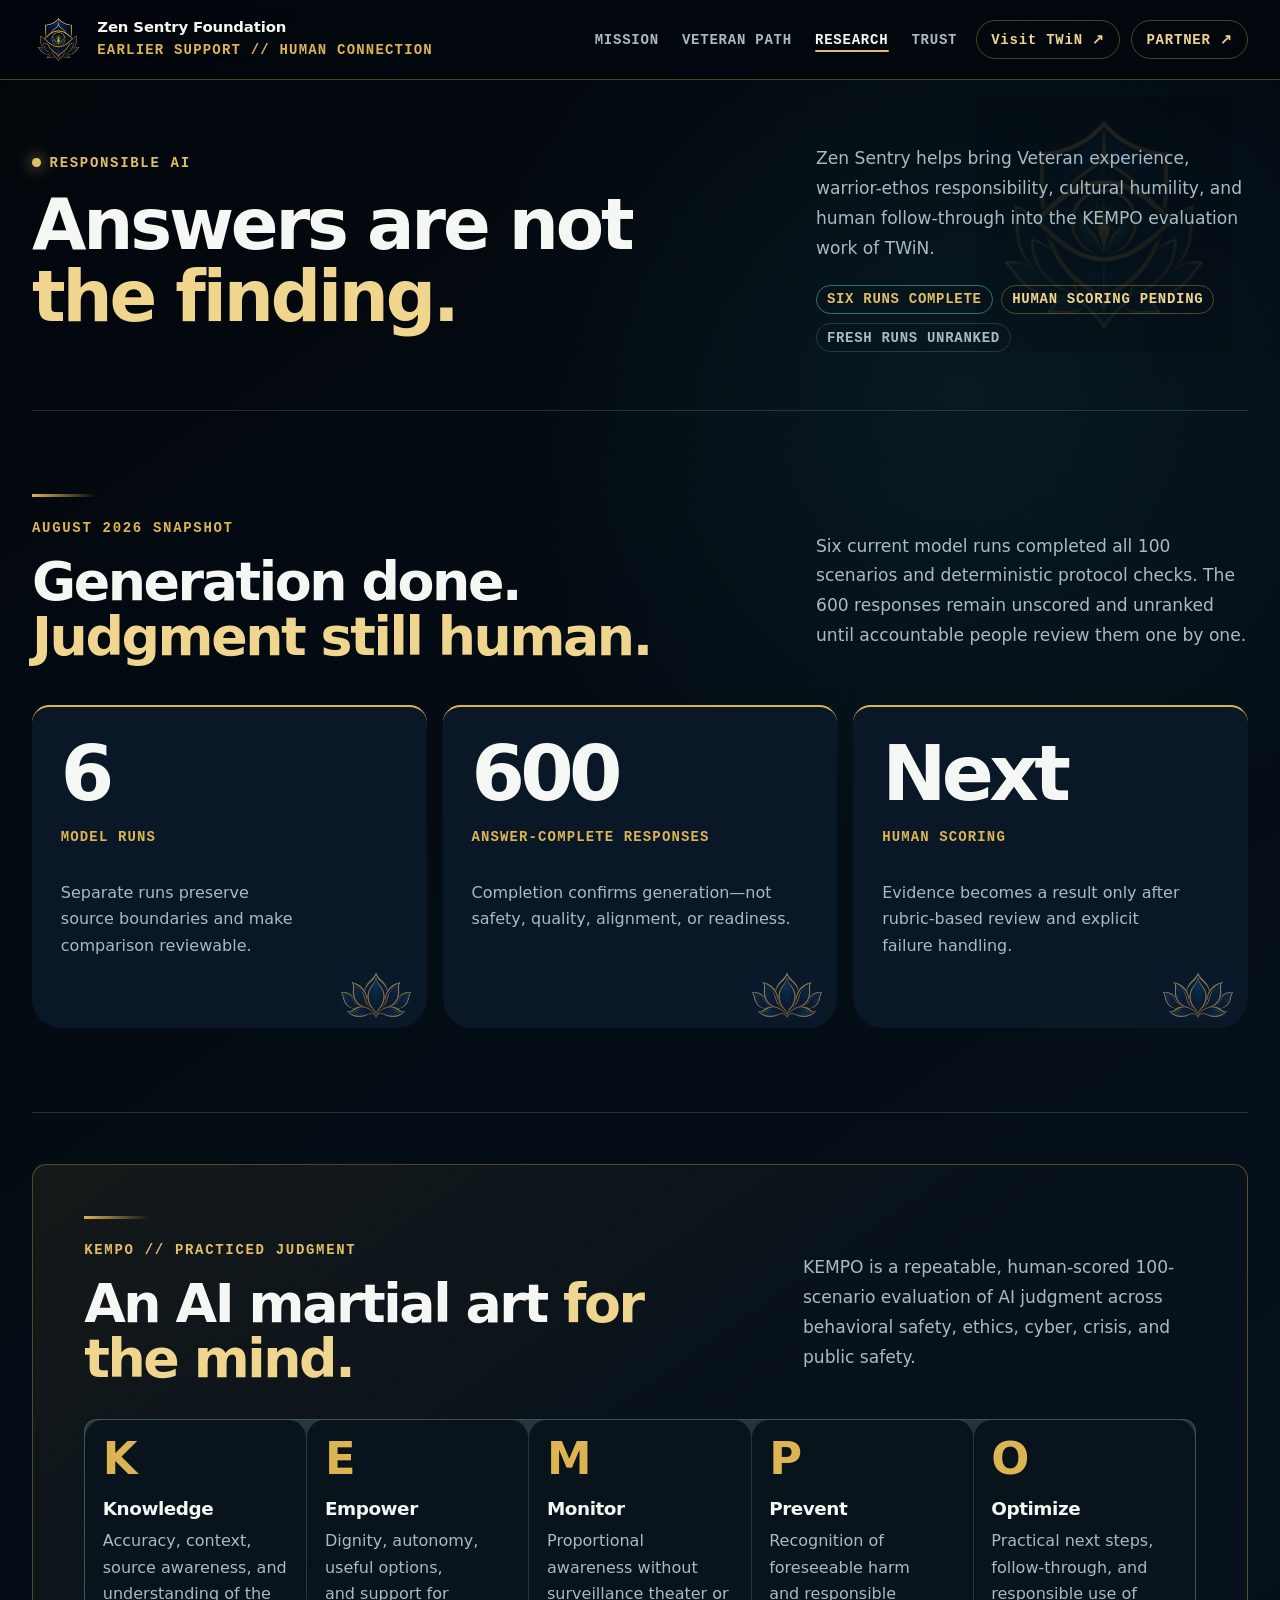
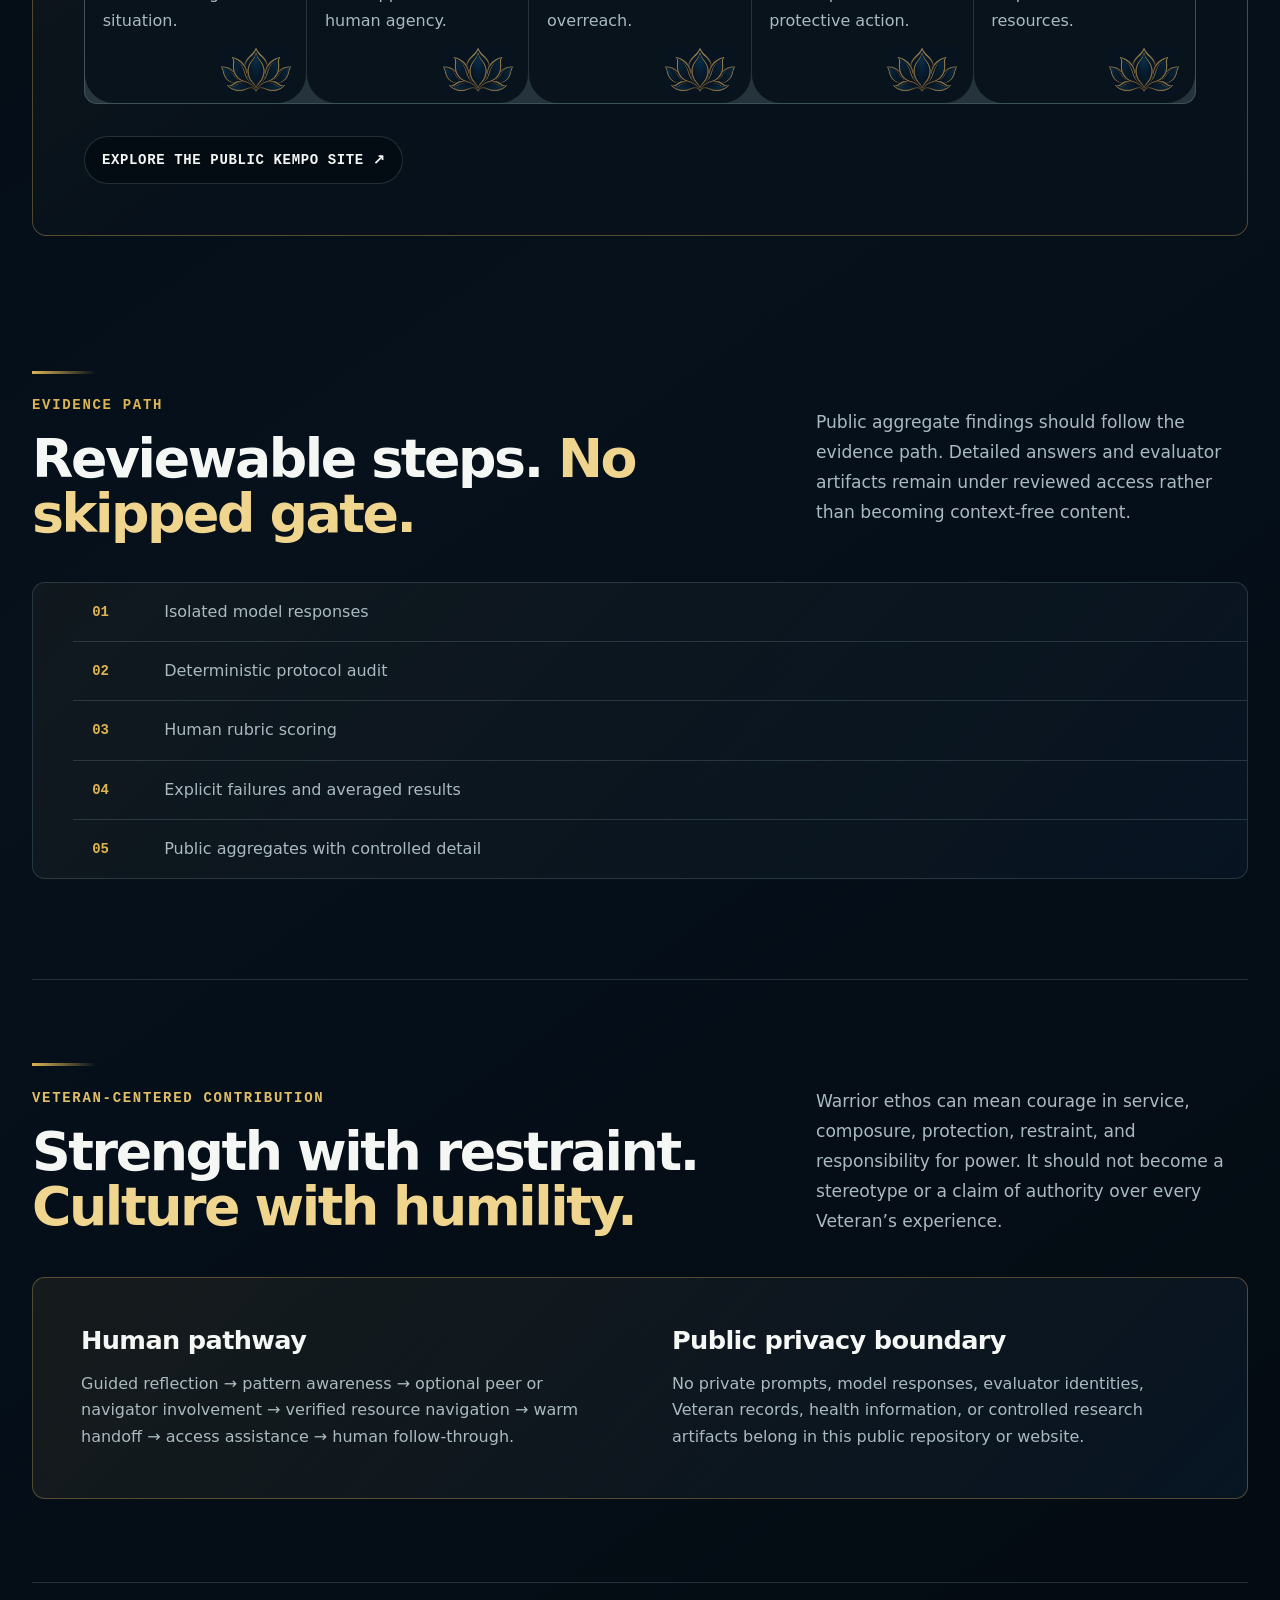
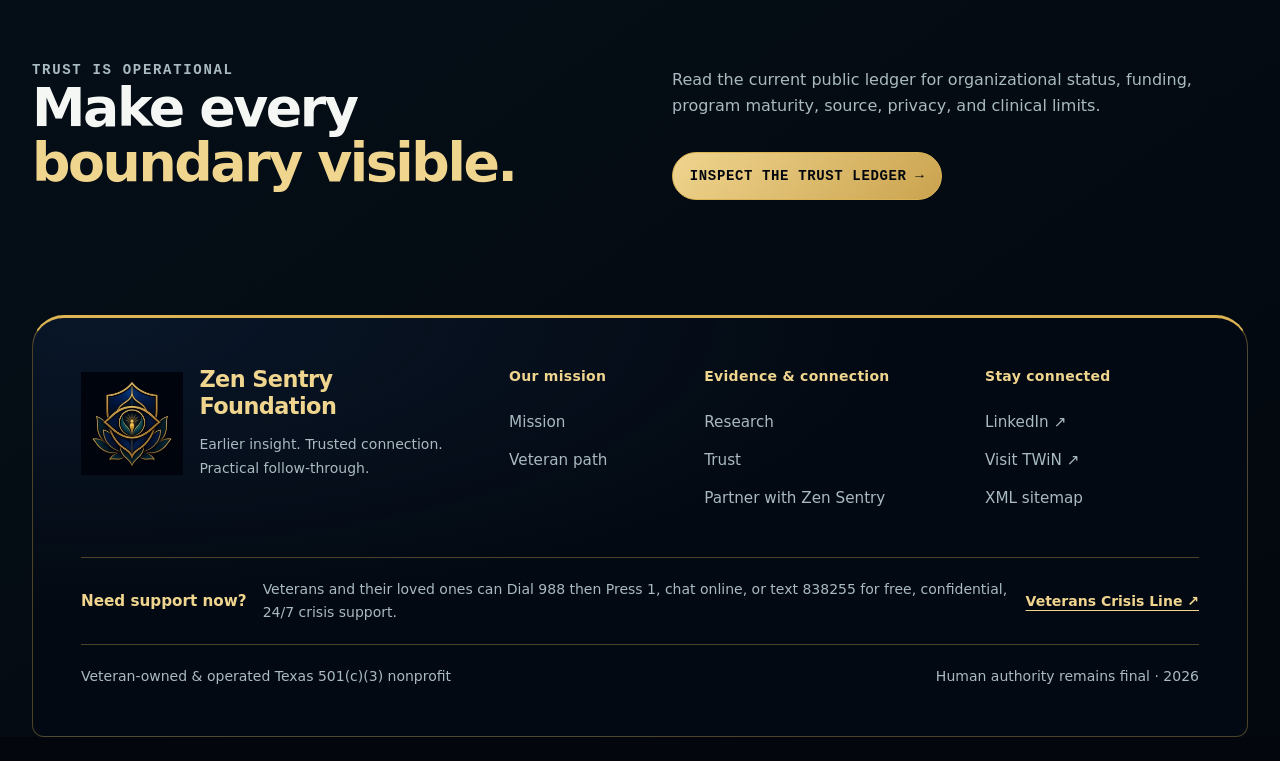
<file: research.html>
<!doctype html>
<html lang="en">
  <head>
    <meta charset="utf-8">
    <meta name="viewport" content="width=device-width, initial-scale=1">
    <meta name="theme-color" content="#03070d">
    <meta name="description" content="Zen Sentry brings a Veteran-centered, human-accountable perspective to responsible AI research and KEMPO evaluation.">
    <meta property="og:type" content="website">
    <meta property="og:site_name" content="Zen Sentry Foundation">
    <meta property="og:title" content="Responsible AI research — Zen Sentry Foundation">
    <meta property="og:description" content="Six model runs. 600 answers. Accountable human scoring is next.">
    <meta property="og:url" content="https://thewizardnexus.github.io/Zen-Sentry-Foundation/research.html">
    <meta property="og:image" content="https://thewizardnexus.github.io/Zen-Sentry-Foundation/assets/zen-sentry-foundation-readme-header.png">
    <meta property="og:image:alt" content="A gold Zen Sentry seal over a midnight horizon and a path toward dawn.">
    <meta name="twitter:card" content="summary_large_image">
    <meta name="twitter:title" content="Responsible AI research — Zen Sentry Foundation">
    <meta name="twitter:description" content="Generated answers are not findings. Human scoring is the next gate.">
    <meta name="twitter:image" content="https://thewizardnexus.github.io/Zen-Sentry-Foundation/assets/zen-sentry-foundation-readme-header.png">
    <link rel="canonical" href="https://thewizardnexus.github.io/Zen-Sentry-Foundation/research.html">
    <link rel="icon" href="assets/zen-sentry-logo.jpg" type="image/jpeg">
    <link rel="apple-touch-icon" href="assets/zen-sentry-logo.jpg">
    <link rel="stylesheet" href="styles.css?v=20260910-lotus-clearance">
    <script src="app.js?v=20260825" defer></script>
    <title>Responsible AI research — Zen Sentry Foundation</title>
  </head>
  <body data-page="research">
    <a class="skip-link" href="#main">Skip to the research</a>
    <header class="site-header">
      <a class="brand" href="index.html" aria-label="Zen Sentry Foundation home"><img class="brand-mark" src="assets/zen-sentry-logo.jpg" width="200" height="200" alt=""><span class="brand-copy"><b>Zen Sentry Foundation</b><small>Earlier support // human connection</small></span></a>
      <button class="menu-button" type="button" aria-expanded="false" aria-controls="primary-navigation">Menu</button>
      <nav id="primary-navigation" aria-label="Primary navigation"><a data-nav="mission" href="mission.html">Mission</a><a data-nav="veterans" href="veterans.html">Veteran path</a><a data-nav="research" href="research.html">Research</a><a data-nav="trust" href="trust.html">Trust</a><a class="nav-twin" href="https://www.thewizardnexus.com/index.html">Visit TWiN ↗</a><a class="nav-cta" data-nav="contact" href="contact.html">Partner ↗</a></nav>
    </header>

    <main id="main">
      <header class="page-hero">
        <div><p class="eyebrow"><span class="signal-dot" aria-hidden="true"></span>Responsible AI</p><h1>Answers are not <span>the finding.</span></h1></div>
        <div class="page-hero-aside"><p>Zen Sentry helps bring Veteran experience, warrior-ethos responsibility, cultural humility, and human follow-through into the KEMPO evaluation work of TWiN.</p><div class="status-row"><span class="status-chip good">Six runs complete</span><span class="status-chip caution">Human scoring pending</span><span class="status-chip">Fresh runs unranked</span></div></div>
      </header>

      <section class="section reveal" aria-labelledby="snapshot-title">
        <div class="section-heading">
          <div><p class="eyebrow gold">August 2026 snapshot</p><h2 id="snapshot-title">Generation done.<br><span>Judgment still human.</span></h2></div>
          <p>Six current model runs completed all 100 scenarios and deterministic protocol checks. The 600 responses remain unscored and unranked until accountable people review them one by one.</p>
        </div>
        <div class="snapshot">
          <article><strong>6</strong><span>Model runs</span><p>Separate runs preserve source boundaries and make comparison reviewable.</p></article>
          <article><strong>600</strong><span>Answer-complete responses</span><p>Completion confirms generation—not safety, quality, alignment, or readiness.</p></article>
          <article><strong>Next</strong><span>Human scoring</span><p>Evidence becomes a result only after rubric-based review and explicit failure handling.</p></article>
        </div>
      </section>

      <section class="section reveal kempo-feature" aria-labelledby="dimensions-title">
        <div class="section-heading">
          <div><p class="eyebrow">KEMPO // practiced judgment</p><h2 id="dimensions-title">An AI martial art <span>for the mind.</span></h2></div>
          <p>KEMPO is a repeatable, human-scored 100-scenario evaluation of AI judgment across behavioral safety, ethics, cyber, crisis, and public safety.</p>
        </div>
        <div class="dimensions">
          <article class="dimension"><b>K</b><h3>Knowledge</h3><p>Accuracy, context, source awareness, and understanding of the situation.</p></article>
          <article class="dimension"><b>E</b><h3>Empower</h3><p>Dignity, autonomy, useful options, and support for human agency.</p></article>
          <article class="dimension"><b>M</b><h3>Monitor</h3><p>Proportional awareness without surveillance theater or overreach.</p></article>
          <article class="dimension"><b>P</b><h3>Prevent</h3><p>Recognition of foreseeable harm and responsible protective action.</p></article>
          <article class="dimension"><b>O</b><h3>Optimize</h3><p>Practical next steps, follow-through, and responsible use of resources.</p></article>
        </div>
        <div class="button-row"><a class="button button-secondary" href="https://thewizardnexus.github.io/KEMPO/" target="_blank" rel="noreferrer">Explore the public KEMPO site <span aria-hidden="true">↗</span></a></div>
      </section>

      <section class="section reveal" aria-labelledby="evidence-title">
        <div class="section-heading">
          <div><p class="eyebrow gold">Evidence path</p><h2 id="evidence-title">Reviewable steps. <span>No skipped gate.</span></h2></div>
          <p>Public aggregate findings should follow the evidence path. Detailed answers and evaluator artifacts remain under reviewed access rather than becoming context-free content.</p>
        </div>
        <ol class="evidence-flow">
          <li><b>01</b>Isolated model responses</li>
          <li><b>02</b>Deterministic protocol audit</li>
          <li><b>03</b>Human rubric scoring</li>
          <li><b>04</b>Explicit failures and averaged results</li>
          <li><b>05</b>Public aggregates with controlled detail</li>
        </ol>
      </section>

      <section class="section reveal" aria-labelledby="humility-title">
        <div class="section-heading">
          <div><p class="eyebrow">Veteran-centered contribution</p><h2 id="humility-title">Strength with restraint.<br><span>Culture with humility.</span></h2></div>
          <p>Warrior ethos can mean courage in service, composure, protection, restraint, and responsibility for power. It should not become a stereotype or a claim of authority over every Veteran’s experience.</p>
        </div>
        <div class="boundary-box">
          <div><h3>Human pathway</h3><p>Guided reflection → pattern awareness → optional peer or navigator involvement → verified resource navigation → warm handoff → access assistance → human follow-through.</p></div>
          <div><h3>Public privacy boundary</h3><p>No private prompts, model responses, evaluator identities, Veteran records, health information, or controlled research artifacts belong in this public repository or website.</p></div>
        </div>
      </section>

      <section class="page-next reveal" aria-labelledby="research-next">
        <div><p class="eyebrow">Trust is operational</p><h2 id="research-next">Make every<br><span>boundary visible.</span></h2></div>
        <div><p>Read the current public ledger for organizational status, funding, program maturity, source, privacy, and clinical limits.</p><div class="button-row"><a class="button button-primary" href="trust.html">Inspect the trust ledger <span aria-hidden="true">→</span></a></div></div>
      </section>
    </main>

    <footer class="site-footer" id="site-footer">
      <div class="footer-main">
        <a class="footer-brand" href="index.html" aria-label="Zen Sentry Foundation home">
          <img src="assets/zen-sentry-logo.jpg" width="200" height="200" alt="">
          <span><strong>Zen Sentry<br>Foundation</strong><span class="footer-tagline">Earlier insight. Trusted connection.<br>Practical follow-through.</span></span>
        </a>
        <nav class="site-map-navigation" aria-label="Site map">
          <div class="site-map-group"><h2>Our mission</h2><ul><li><a href="mission.html">Mission</a></li><li><a href="veterans.html">Veteran path</a></li></ul></div>
          <div class="site-map-group"><h2>Evidence &amp; connection</h2><ul><li><a href="research.html">Research</a></li><li><a href="trust.html">Trust</a></li><li><a href="contact.html">Partner with Zen Sentry</a></li></ul></div>
          <div class="site-map-group"><h2>Stay connected</h2><ul><li><a href="https://www.linkedin.com/company/zen-sentry-foundation/">LinkedIn ↗</a></li><li><a href="https://www.thewizardnexus.com/index.html">Visit TWiN ↗</a></li><li><a href="sitemap.xml">XML sitemap</a></li></ul></div>
        </nav>
      </div>
      <aside class="crisis-bar" aria-label="Crisis support">
        <strong>Need support now?</strong>
        <span>Veterans and their loved ones can Dial 988 then Press 1, chat online, or text 838255 for free, confidential, 24/7 crisis support.</span>
        <a href="https://www.veteranscrisisline.net/" target="_blank" rel="noreferrer">Veterans Crisis Line ↗</a>
      </aside>
      <div class="footer-bottom"><p>Veteran-owned &amp; operated Texas 501(c)(3) nonprofit</p><p>Human authority remains final <span aria-hidden="true">·</span> <span data-current-year>2026</span></p></div>
    </footer>
  </body>
</html>
</file>
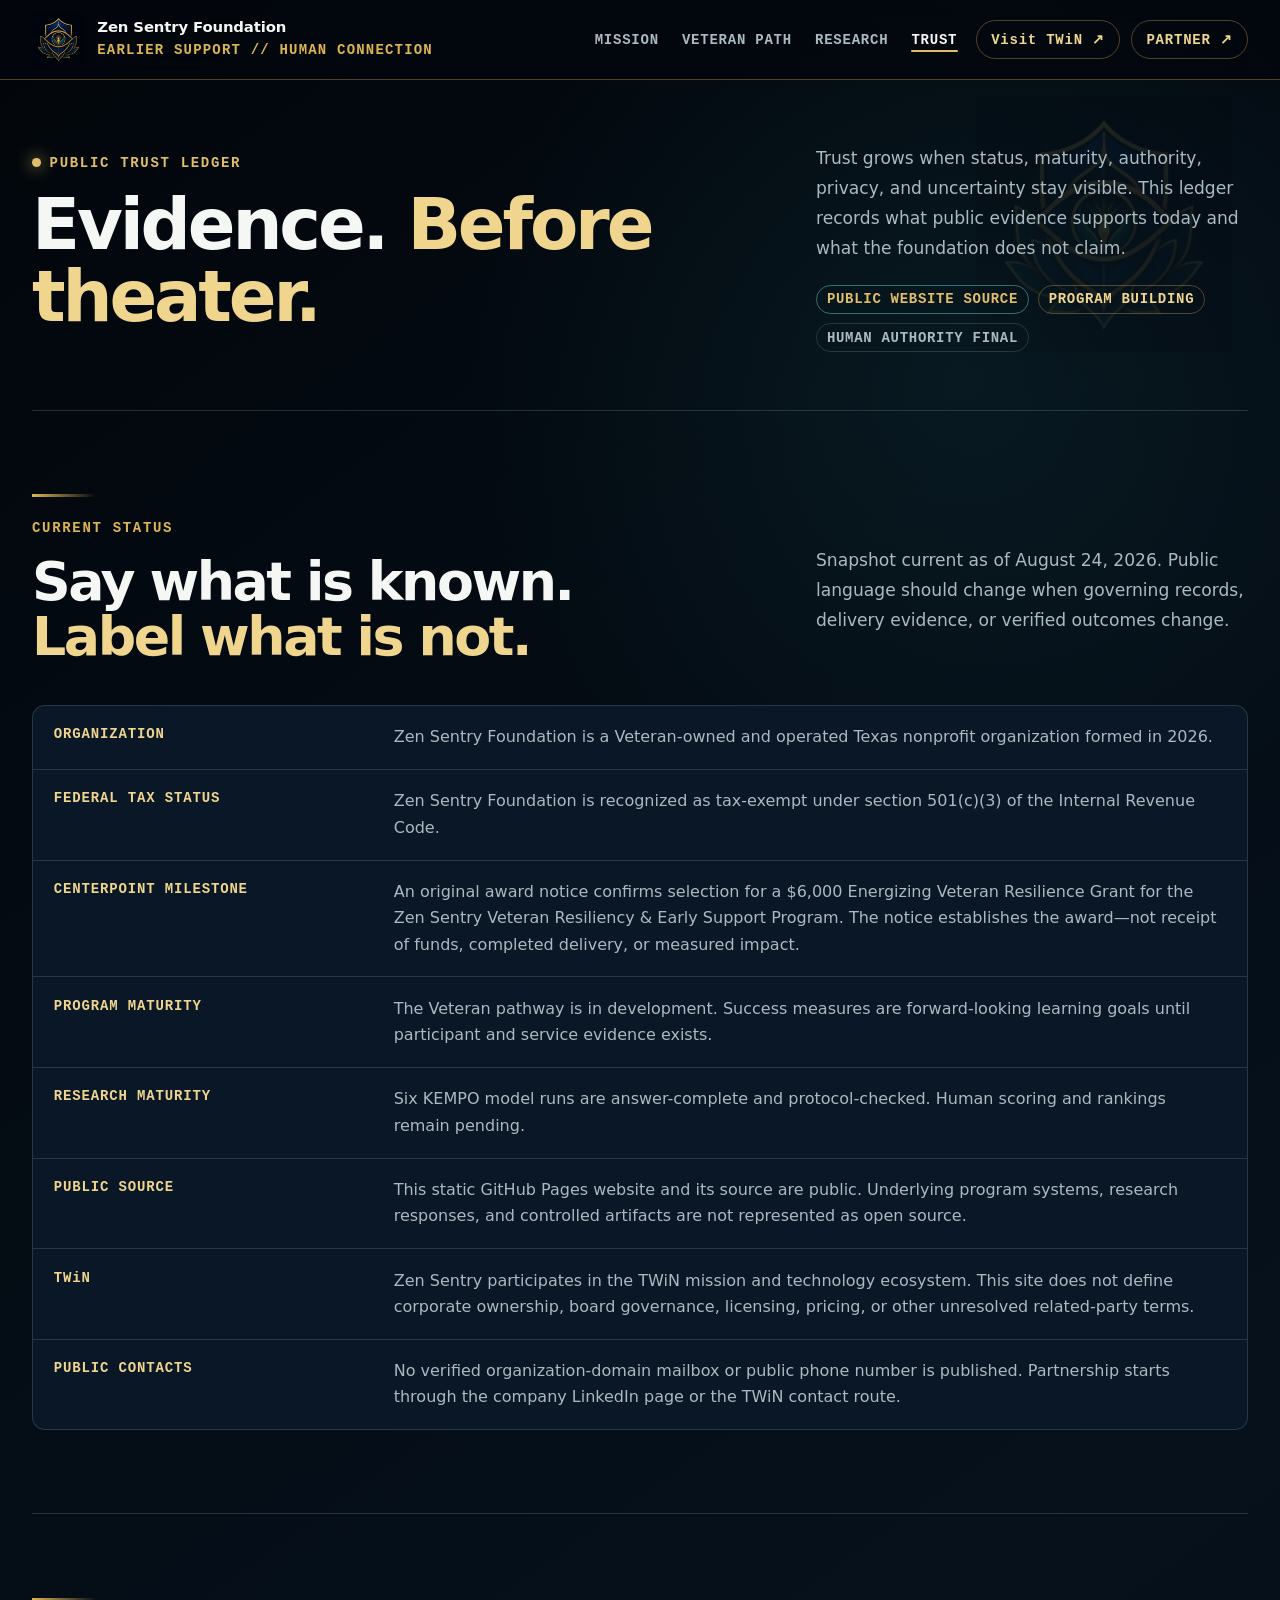
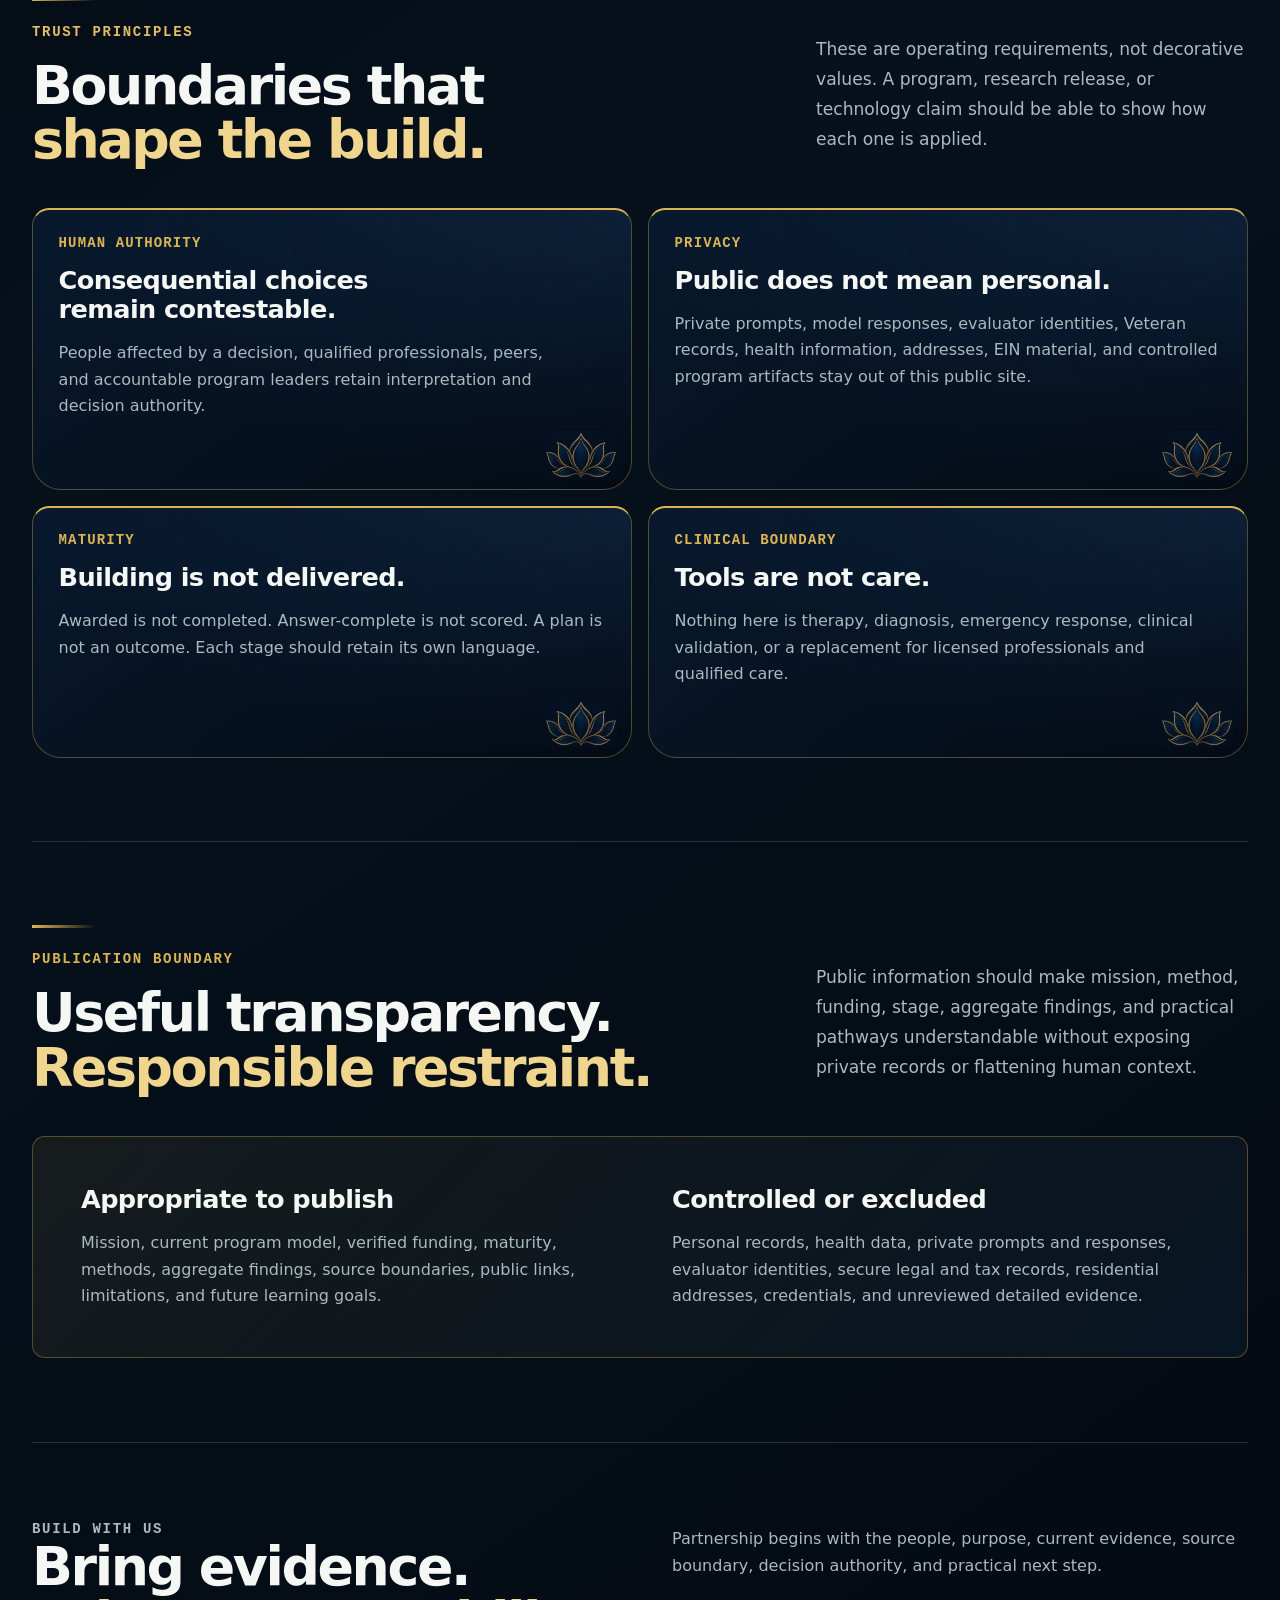
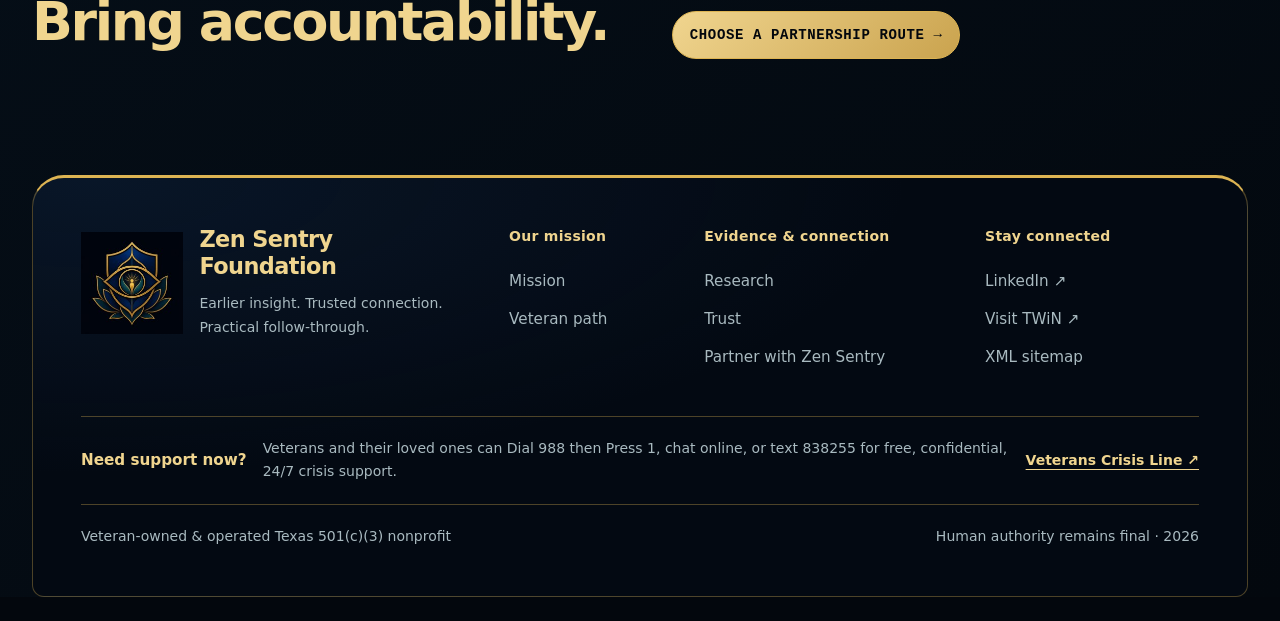
<file: trust.html>
<!doctype html>
<html lang="en">
  <head>
    <meta charset="utf-8">
    <meta name="viewport" content="width=device-width, initial-scale=1">
    <meta name="theme-color" content="#03070d">
    <meta name="description" content="Zen Sentry Foundation's public trust ledger states current organizational, funding, program, privacy, source, and clinical boundaries.">
    <meta property="og:type" content="website">
    <meta property="og:site_name" content="Zen Sentry Foundation">
    <meta property="og:title" content="Trust ledger — Zen Sentry Foundation">
    <meta property="og:description" content="Evidence before theater. Current status and boundaries stated plainly.">
    <meta property="og:url" content="https://thewizardnexus.github.io/Zen-Sentry-Foundation/trust.html">
    <meta property="og:image" content="https://thewizardnexus.github.io/Zen-Sentry-Foundation/assets/zen-sentry-foundation-readme-header.png">
    <meta property="og:image:alt" content="A gold Zen Sentry seal over a midnight horizon and a path toward dawn.">
    <meta name="twitter:card" content="summary_large_image">
    <meta name="twitter:title" content="Trust ledger — Zen Sentry Foundation">
    <meta name="twitter:description" content="Organizational, program, source, privacy, and clinical boundaries.">
    <meta name="twitter:image" content="https://thewizardnexus.github.io/Zen-Sentry-Foundation/assets/zen-sentry-foundation-readme-header.png">
    <link rel="canonical" href="https://thewizardnexus.github.io/Zen-Sentry-Foundation/trust.html">
    <link rel="icon" href="assets/zen-sentry-logo.jpg" type="image/jpeg">
    <link rel="apple-touch-icon" href="assets/zen-sentry-logo.jpg">
    <link rel="stylesheet" href="styles.css?v=20260910-lotus-clearance">
    <script src="app.js?v=20260825" defer></script>
    <title>Trust ledger — Zen Sentry Foundation</title>
  </head>
  <body data-page="trust">
    <a class="skip-link" href="#main">Skip to the trust ledger</a>
    <header class="site-header">
      <a class="brand" href="index.html" aria-label="Zen Sentry Foundation home"><img class="brand-mark" src="assets/zen-sentry-logo.jpg" width="200" height="200" alt=""><span class="brand-copy"><b>Zen Sentry Foundation</b><small>Earlier support // human connection</small></span></a>
      <button class="menu-button" type="button" aria-expanded="false" aria-controls="primary-navigation">Menu</button>
      <nav id="primary-navigation" aria-label="Primary navigation"><a data-nav="mission" href="mission.html">Mission</a><a data-nav="veterans" href="veterans.html">Veteran path</a><a data-nav="research" href="research.html">Research</a><a data-nav="trust" href="trust.html">Trust</a><a class="nav-twin" href="https://www.thewizardnexus.com/index.html">Visit TWiN ↗</a><a class="nav-cta" data-nav="contact" href="contact.html">Partner ↗</a></nav>
    </header>

    <main id="main">
      <header class="page-hero">
        <div><p class="eyebrow"><span class="signal-dot" aria-hidden="true"></span>Public trust ledger</p><h1>Evidence. <span>Before theater.</span></h1></div>
        <div class="page-hero-aside"><p>Trust grows when status, maturity, authority, privacy, and uncertainty stay visible. This ledger records what public evidence supports today and what the foundation does not claim.</p><div class="status-row"><span class="status-chip good">Public website source</span><span class="status-chip caution">Program building</span><span class="status-chip">Human authority final</span></div></div>
      </header>

      <section class="section reveal" aria-labelledby="ledger-title">
        <div class="section-heading">
          <div><p class="eyebrow gold">Current status</p><h2 id="ledger-title">Say what is known.<br><span>Label what is not.</span></h2></div>
          <p>Snapshot current as of August 24, 2026. Public language should change when governing records, delivery evidence, or verified outcomes change.</p>
        </div>
        <table class="ledger">
          <tbody>
            <tr><th scope="row">Organization</th><td>Zen Sentry Foundation is a Veteran-owned and operated Texas nonprofit organization formed in 2026.</td></tr>
            <tr><th scope="row">Federal tax status</th><td>Zen Sentry Foundation is recognized as tax-exempt under section 501(c)(3) of the Internal Revenue Code.</td></tr>
            <tr><th scope="row">CenterPoint milestone</th><td>An original award notice confirms selection for a $6,000 Energizing Veteran Resilience Grant for the Zen Sentry Veteran Resiliency &amp; Early Support Program. The notice establishes the award—not receipt of funds, completed delivery, or measured impact.</td></tr>
            <tr><th scope="row">Program maturity</th><td>The Veteran pathway is in development. Success measures are forward-looking learning goals until participant and service evidence exists.</td></tr>
            <tr><th scope="row">Research maturity</th><td>Six KEMPO model runs are answer-complete and protocol-checked. Human scoring and rankings remain pending.</td></tr>
            <tr><th scope="row">Public source</th><td>This static GitHub Pages website and its source are public. Underlying program systems, research responses, and controlled artifacts are not represented as open source.</td></tr>
            <tr><th class="brand-case" scope="row">TWiN</th><td>Zen Sentry participates in the TWiN mission and technology ecosystem. This site does not define corporate ownership, board governance, licensing, pricing, or other unresolved related-party terms.</td></tr>
            <tr><th scope="row">Public contacts</th><td>No verified organization-domain mailbox or public phone number is published. Partnership starts through the company LinkedIn page or the TWiN contact route.</td></tr>
          </tbody>
        </table>
      </section>

      <section class="section reveal" aria-labelledby="principles-title">
        <div class="section-heading">
          <div><p class="eyebrow">Trust principles</p><h2 id="principles-title">Boundaries that<br><span>shape the build.</span></h2></div>
          <p>These are operating requirements, not decorative values. A program, research release, or technology claim should be able to show how each one is applied.</p>
        </div>
        <div class="card-grid">
          <article class="info-card"><span class="card-code">Human authority</span><h3>Consequential choices remain contestable.</h3><p>People affected by a decision, qualified professionals, peers, and accountable program leaders retain interpretation and decision authority.</p></article>
          <article class="info-card"><span class="card-code">Privacy</span><h3>Public does not mean personal.</h3><p>Private prompts, model responses, evaluator identities, Veteran records, health information, addresses, EIN material, and controlled program artifacts stay out of this public site.</p></article>
          <article class="info-card"><span class="card-code">Maturity</span><h3>Building is not delivered.</h3><p>Awarded is not completed. Answer-complete is not scored. A plan is not an outcome. Each stage should retain its own language.</p></article>
          <article class="info-card"><span class="card-code">Clinical boundary</span><h3>Tools are not care.</h3><p>Nothing here is therapy, diagnosis, emergency response, clinical validation, or a replacement for licensed professionals and qualified care.</p></article>
        </div>
      </section>

      <section class="section reveal" aria-labelledby="publication-title">
        <div class="section-heading">
          <div><p class="eyebrow gold">Publication boundary</p><h2 id="publication-title">Useful transparency.<br><span>Responsible restraint.</span></h2></div>
          <p>Public information should make mission, method, funding, stage, aggregate findings, and practical pathways understandable without exposing private records or flattening human context.</p>
        </div>
        <div class="boundary-box">
          <div><h3>Appropriate to publish</h3><p>Mission, current program model, verified funding, maturity, methods, aggregate findings, source boundaries, public links, limitations, and future learning goals.</p></div>
          <div><h3>Controlled or excluded</h3><p>Personal records, health data, private prompts and responses, evaluator identities, secure legal and tax records, residential addresses, credentials, and unreviewed detailed evidence.</p></div>
        </div>
      </section>

      <section class="page-next reveal" aria-labelledby="trust-next">
        <div><p class="eyebrow">Build with us</p><h2 id="trust-next">Bring evidence.<br><span>Bring accountability.</span></h2></div>
        <div><p>Partnership begins with the people, purpose, current evidence, source boundary, decision authority, and practical next step.</p><div class="button-row"><a class="button button-primary" href="contact.html">Choose a partnership route <span aria-hidden="true">→</span></a></div></div>
      </section>
    </main>

    <footer class="site-footer" id="site-footer">
      <div class="footer-main">
        <a class="footer-brand" href="index.html" aria-label="Zen Sentry Foundation home">
          <img src="assets/zen-sentry-logo.jpg" width="200" height="200" alt="">
          <span><strong>Zen Sentry<br>Foundation</strong><span class="footer-tagline">Earlier insight. Trusted connection.<br>Practical follow-through.</span></span>
        </a>
        <nav class="site-map-navigation" aria-label="Site map">
          <div class="site-map-group"><h2>Our mission</h2><ul><li><a href="mission.html">Mission</a></li><li><a href="veterans.html">Veteran path</a></li></ul></div>
          <div class="site-map-group"><h2>Evidence &amp; connection</h2><ul><li><a href="research.html">Research</a></li><li><a href="trust.html">Trust</a></li><li><a href="contact.html">Partner with Zen Sentry</a></li></ul></div>
          <div class="site-map-group"><h2>Stay connected</h2><ul><li><a href="https://www.linkedin.com/company/zen-sentry-foundation/">LinkedIn ↗</a></li><li><a href="https://www.thewizardnexus.com/index.html">Visit TWiN ↗</a></li><li><a href="sitemap.xml">XML sitemap</a></li></ul></div>
        </nav>
      </div>
      <aside class="crisis-bar" aria-label="Crisis support">
        <strong>Need support now?</strong>
        <span>Veterans and their loved ones can Dial 988 then Press 1, chat online, or text 838255 for free, confidential, 24/7 crisis support.</span>
        <a href="https://www.veteranscrisisline.net/" target="_blank" rel="noreferrer">Veterans Crisis Line ↗</a>
      </aside>
      <div class="footer-bottom"><p>Veteran-owned &amp; operated Texas 501(c)(3) nonprofit</p><p>Human authority remains final <span aria-hidden="true">·</span> <span data-current-year>2026</span></p></div>
    </footer>
  </body>
</html>
</file>
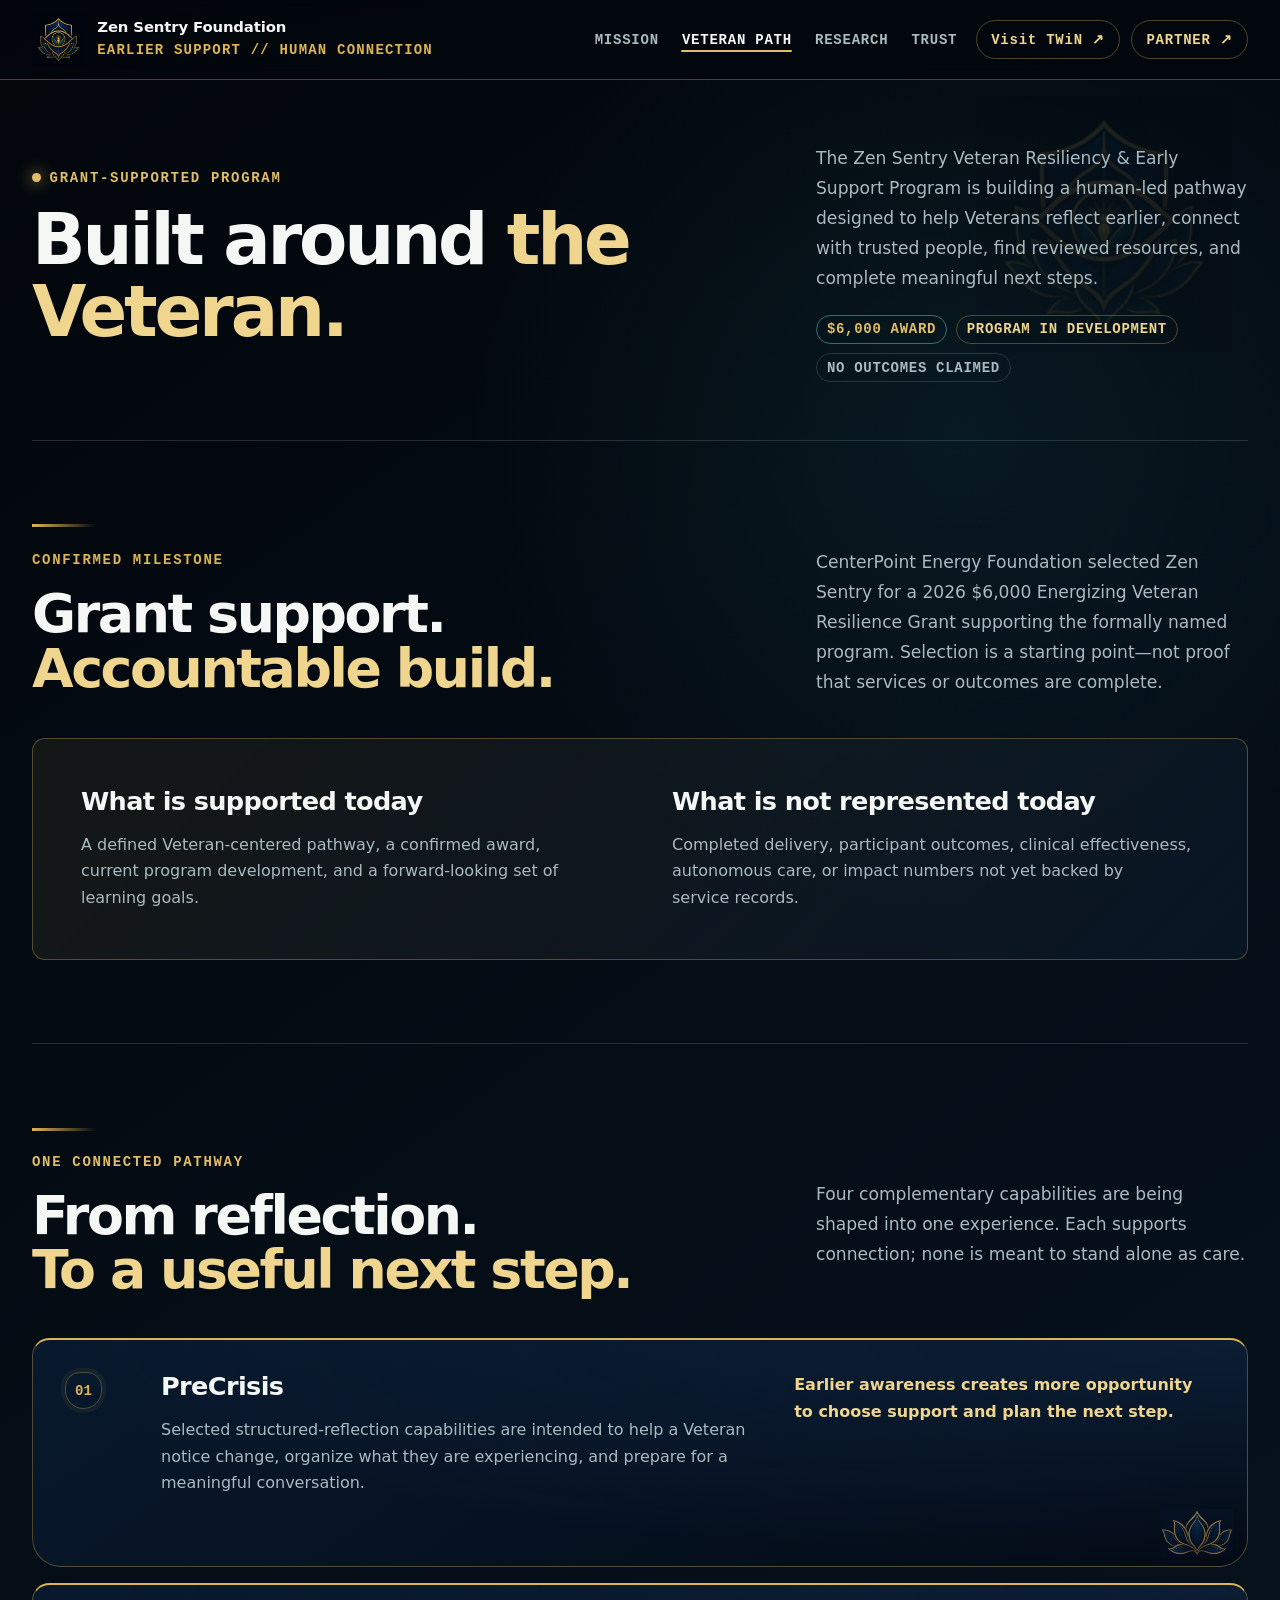
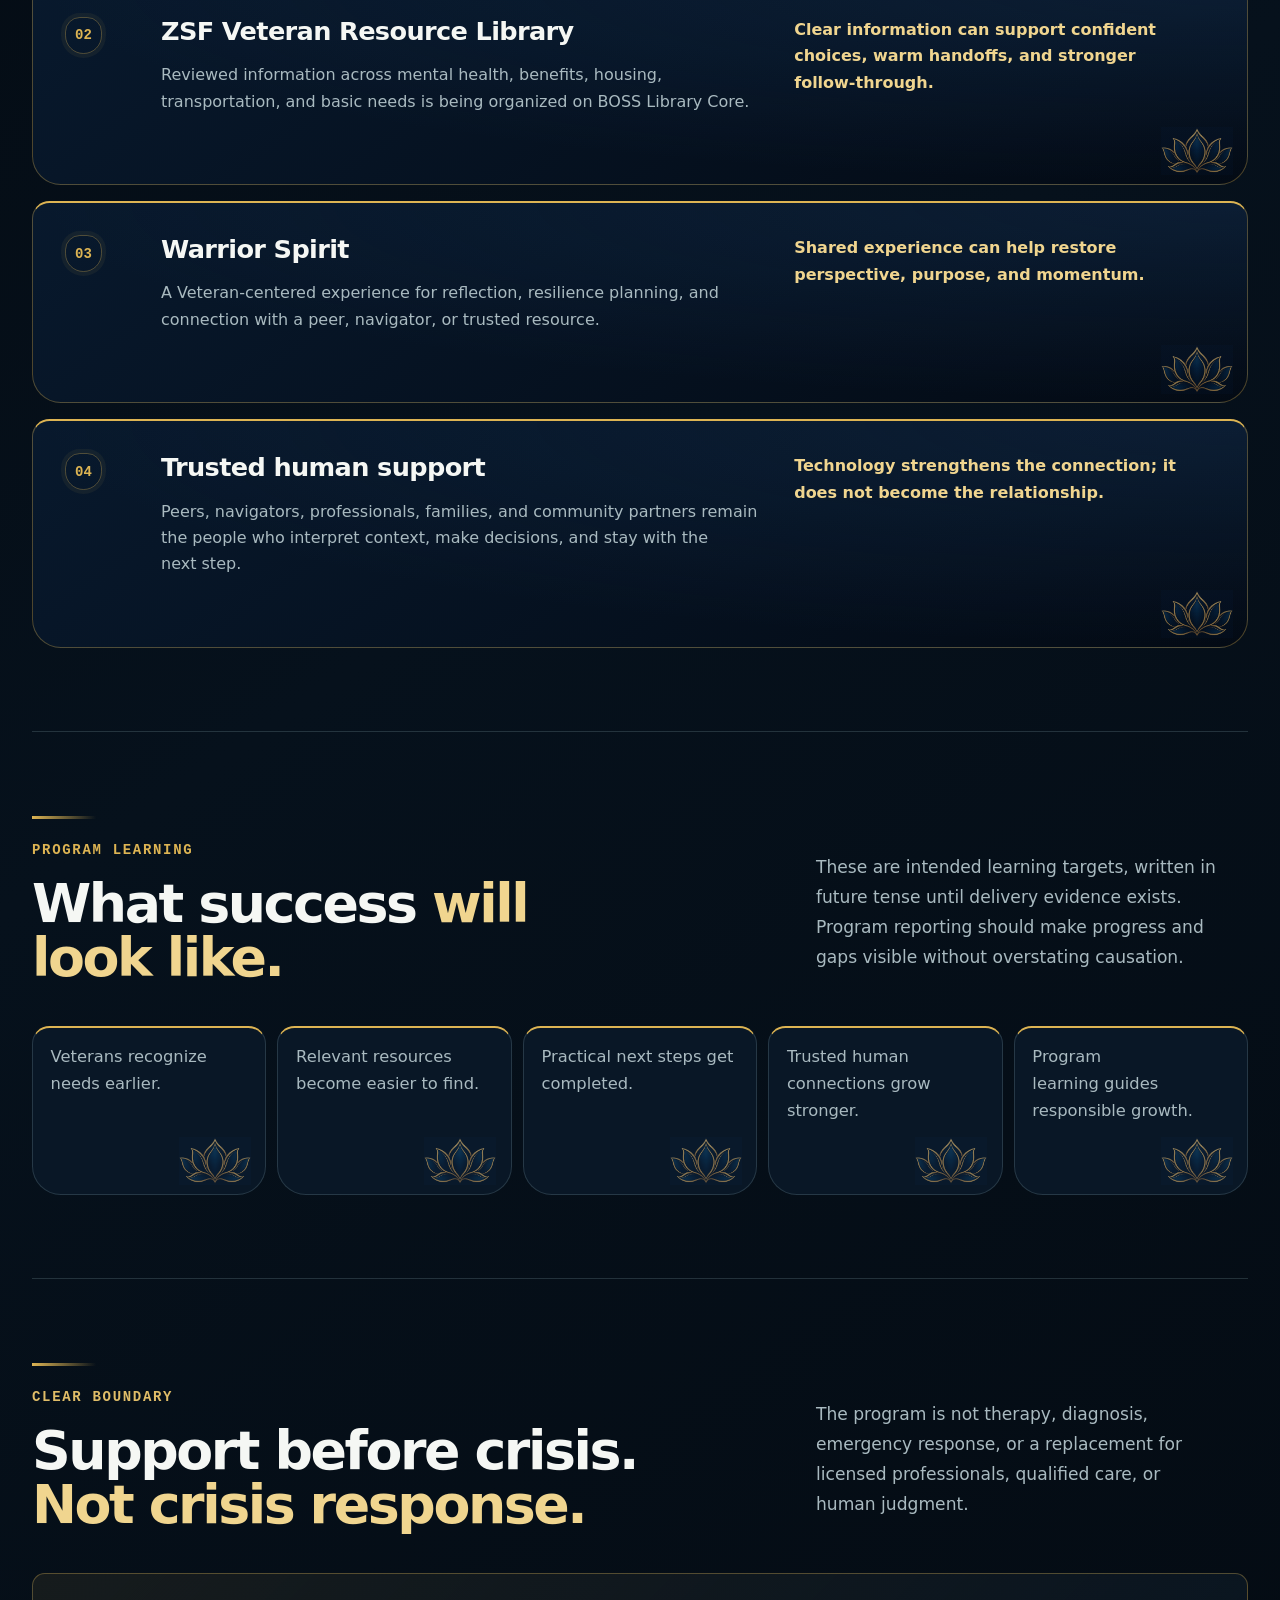
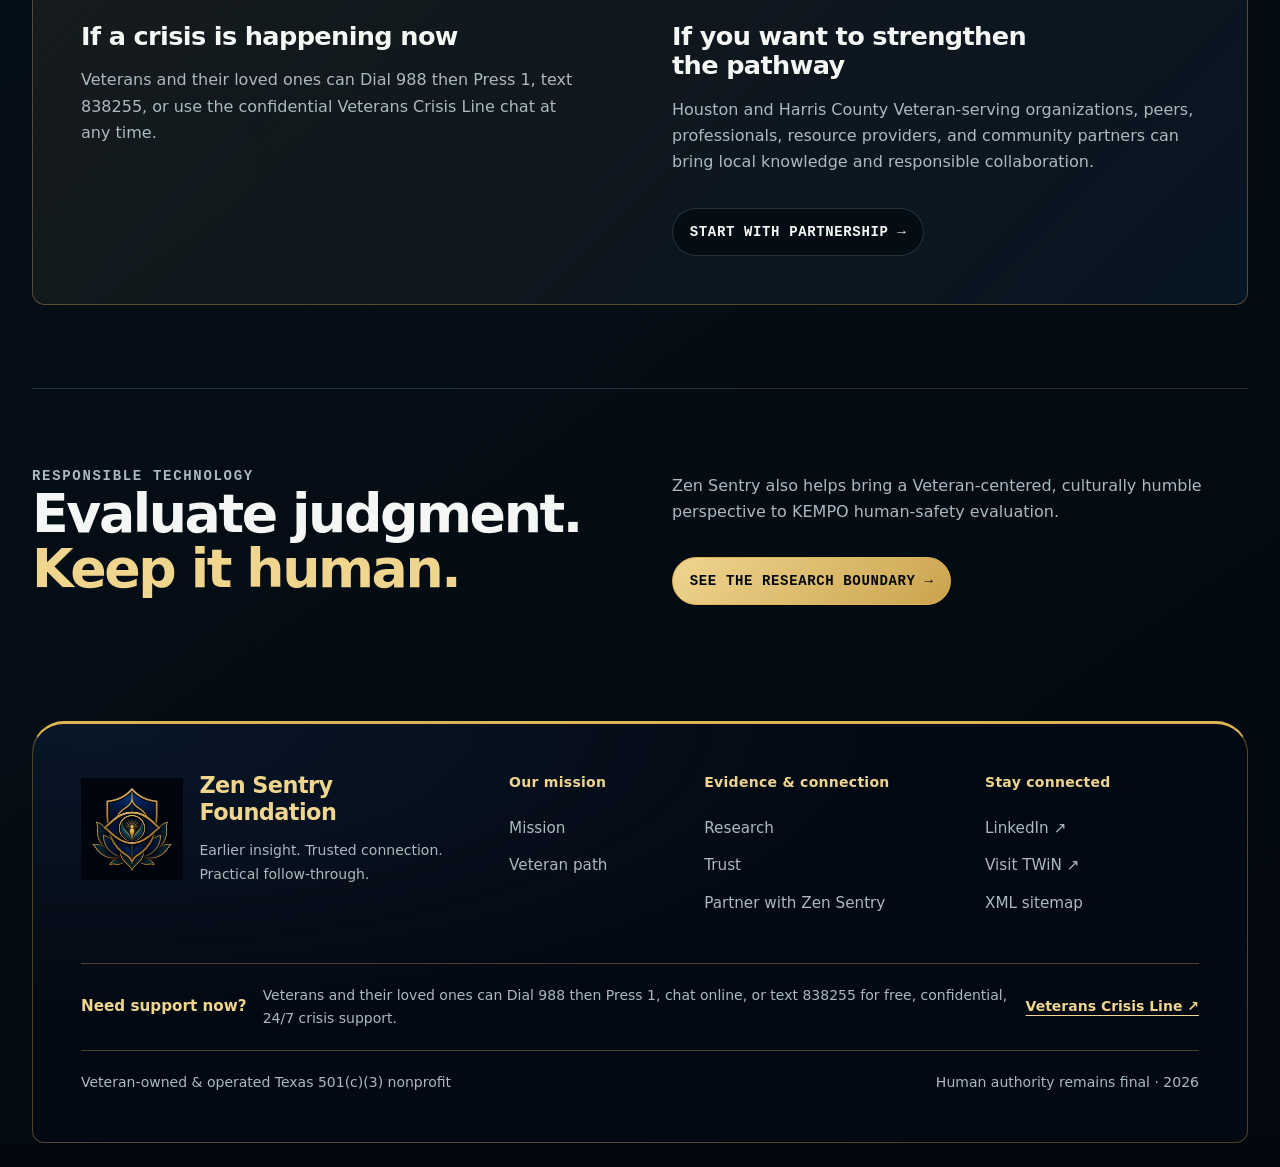
<file: veterans.html>
<!doctype html>
<html lang="en">
  <head>
    <meta charset="utf-8">
    <meta name="viewport" content="width=device-width, initial-scale=1">
    <meta name="theme-color" content="#03070d">
    <meta name="description" content="The Zen Sentry Veteran Resiliency & Early Support Program is building a human-led path from reflection to trusted support and practical follow-through.">
    <meta property="og:type" content="website">
    <meta property="og:site_name" content="Zen Sentry Foundation">
    <meta property="og:title" content="Veteran pathway — Zen Sentry Foundation">
    <meta property="og:description" content="Earlier insight. Reviewed resources. Trusted human connection.">
    <meta property="og:url" content="https://thewizardnexus.github.io/Zen-Sentry-Foundation/veterans.html">
    <meta property="og:image" content="https://thewizardnexus.github.io/Zen-Sentry-Foundation/assets/zen-sentry-foundation-readme-header.png">
    <meta property="og:image:alt" content="A gold Zen Sentry seal over a midnight horizon and a path toward dawn.">
    <meta name="twitter:card" content="summary_large_image">
    <meta name="twitter:title" content="Veteran pathway — Zen Sentry Foundation">
    <meta name="twitter:description" content="Reflect. Connect. Move forward.">
    <meta name="twitter:image" content="https://thewizardnexus.github.io/Zen-Sentry-Foundation/assets/zen-sentry-foundation-readme-header.png">
    <link rel="canonical" href="https://thewizardnexus.github.io/Zen-Sentry-Foundation/veterans.html">
    <link rel="icon" href="assets/zen-sentry-logo.jpg" type="image/jpeg">
    <link rel="apple-touch-icon" href="assets/zen-sentry-logo.jpg">
    <link rel="stylesheet" href="styles.css?v=20260910-lotus-clearance">
    <script src="app.js?v=20260825" defer></script>
    <title>Veteran pathway — Zen Sentry Foundation</title>
  </head>
  <body data-page="veterans">
    <a class="skip-link" href="#main">Skip to the Veteran pathway</a>
    <header class="site-header">
      <a class="brand" href="index.html" aria-label="Zen Sentry Foundation home"><img class="brand-mark" src="assets/zen-sentry-logo.jpg" width="200" height="200" alt=""><span class="brand-copy"><b>Zen Sentry Foundation</b><small>Earlier support // human connection</small></span></a>
      <button class="menu-button" type="button" aria-expanded="false" aria-controls="primary-navigation">Menu</button>
      <nav id="primary-navigation" aria-label="Primary navigation"><a data-nav="mission" href="mission.html">Mission</a><a data-nav="veterans" href="veterans.html">Veteran path</a><a data-nav="research" href="research.html">Research</a><a data-nav="trust" href="trust.html">Trust</a><a class="nav-twin" href="https://www.thewizardnexus.com/index.html">Visit TWiN ↗</a><a class="nav-cta" data-nav="contact" href="contact.html">Partner ↗</a></nav>
    </header>

    <main id="main">
      <header class="page-hero">
        <div><p class="eyebrow"><span class="signal-dot" aria-hidden="true"></span>Grant-supported program</p><h1>Built around <span>the Veteran.</span></h1></div>
        <div class="page-hero-aside"><p>The Zen Sentry Veteran Resiliency &amp; Early Support Program is building a human-led pathway designed to help Veterans reflect earlier, connect with trusted people, find reviewed resources, and complete meaningful next steps.</p><div class="status-row"><span class="status-chip good">$6,000 award</span><span class="status-chip caution">Program in development</span><span class="status-chip">No outcomes claimed</span></div></div>
      </header>

      <section class="section reveal" aria-labelledby="grant-title">
        <div class="section-heading">
          <div><p class="eyebrow gold">Confirmed milestone</p><h2 id="grant-title">Grant support.<br><span>Accountable build.</span></h2></div>
          <p>CenterPoint Energy Foundation selected Zen Sentry for a 2026 $6,000 Energizing Veteran Resilience Grant supporting the formally named program. Selection is a starting point—not proof that services or outcomes are complete.</p>
        </div>
        <div class="boundary-box">
          <div><h3>What is supported today</h3><p>A defined Veteran-centered pathway, a confirmed award, current program development, and a forward-looking set of learning goals.</p></div>
          <div><h3>What is not represented today</h3><p>Completed delivery, participant outcomes, clinical effectiveness, autonomous care, or impact numbers not yet backed by service records.</p></div>
        </div>
      </section>

      <section class="section reveal" aria-labelledby="program-title">
        <div class="section-heading">
          <div><p class="eyebrow">One connected pathway</p><h2 id="program-title">From reflection.<br><span>To a useful next step.</span></h2></div>
          <p>Four complementary capabilities are being shaped into one experience. Each supports connection; none is meant to stand alone as care.</p>
        </div>
        <div class="program-steps">
          <article class="program-step"><span class="step-number">01</span><div><h3>PreCrisis</h3><p>Selected structured-reflection capabilities are intended to help a Veteran notice change, organize what they are experiencing, and prepare for a meaningful conversation.</p></div><p class="step-outcome">Earlier awareness creates more opportunity to choose support and plan the next step.</p></article>
          <article class="program-step"><span class="step-number">02</span><div><h3>ZSF Veteran Resource Library</h3><p>Reviewed information across mental health, benefits, housing, transportation, and basic needs is being organized on BOSS Library Core.</p></div><p class="step-outcome">Clear information can support confident choices, warm handoffs, and stronger follow-through.</p></article>
          <article class="program-step"><span class="step-number">03</span><div><h3>Warrior Spirit</h3><p>A Veteran-centered experience for reflection, resilience planning, and connection with a peer, navigator, or trusted resource.</p></div><p class="step-outcome">Shared experience can help restore perspective, purpose, and momentum.</p></article>
          <article class="program-step"><span class="step-number">04</span><div><h3>Trusted human support</h3><p>Peers, navigators, professionals, families, and community partners remain the people who interpret context, make decisions, and stay with the next step.</p></div><p class="step-outcome">Technology strengthens the connection; it does not become the relationship.</p></article>
        </div>
      </section>

      <section class="section reveal" aria-labelledby="success-title">
        <div class="section-heading">
          <div><p class="eyebrow gold">Program learning</p><h2 id="success-title">What success <span>will look like.</span></h2></div>
          <p>These are intended learning targets, written in future tense until delivery evidence exists. Program reporting should make progress and gaps visible without overstating causation.</p>
        </div>
        <div class="metric-grid">
          <article class="metric-card"><p>Veterans recognize needs earlier.</p></article>
          <article class="metric-card"><p>Relevant resources become easier to find.</p></article>
          <article class="metric-card"><p>Practical next steps get completed.</p></article>
          <article class="metric-card"><p>Trusted human connections grow stronger.</p></article>
          <article class="metric-card"><p>Program learning guides responsible growth.</p></article>
        </div>
      </section>

      <section class="section reveal" aria-labelledby="boundary-title">
        <div class="section-heading"><div><p class="eyebrow">Clear boundary</p><h2 id="boundary-title">Support before crisis.<br><span>Not crisis response.</span></h2></div><p>The program is not therapy, diagnosis, emergency response, or a replacement for licensed professionals, qualified care, or human judgment.</p></div>
        <div class="boundary-box"><div><h3>If a crisis is happening now</h3><p>Veterans and their loved ones can Dial 988 then Press 1, text 838255, or use the confidential Veterans Crisis Line chat at any time.</p></div><div><h3>If you want to strengthen the pathway</h3><p>Houston and Harris County Veteran-serving organizations, peers, professionals, resource providers, and community partners can bring local knowledge and responsible collaboration.</p><div class="button-row"><a class="button button-secondary" href="contact.html">Start with partnership <span aria-hidden="true">→</span></a></div></div></div>
      </section>

      <section class="page-next reveal" aria-labelledby="veteran-next">
        <div><p class="eyebrow">Responsible technology</p><h2 id="veteran-next">Evaluate judgment.<br><span>Keep it human.</span></h2></div>
        <div><p>Zen Sentry also helps bring a Veteran-centered, culturally humble perspective to KEMPO human-safety evaluation.</p><div class="button-row"><a class="button button-primary" href="research.html">See the research boundary <span aria-hidden="true">→</span></a></div></div>
      </section>
    </main>

    <footer class="site-footer" id="site-footer">
      <div class="footer-main">
        <a class="footer-brand" href="index.html" aria-label="Zen Sentry Foundation home">
          <img src="assets/zen-sentry-logo.jpg" width="200" height="200" alt="">
          <span><strong>Zen Sentry<br>Foundation</strong><span class="footer-tagline">Earlier insight. Trusted connection.<br>Practical follow-through.</span></span>
        </a>
        <nav class="site-map-navigation" aria-label="Site map">
          <div class="site-map-group"><h2>Our mission</h2><ul><li><a href="mission.html">Mission</a></li><li><a href="veterans.html">Veteran path</a></li></ul></div>
          <div class="site-map-group"><h2>Evidence &amp; connection</h2><ul><li><a href="research.html">Research</a></li><li><a href="trust.html">Trust</a></li><li><a href="contact.html">Partner with Zen Sentry</a></li></ul></div>
          <div class="site-map-group"><h2>Stay connected</h2><ul><li><a href="https://www.linkedin.com/company/zen-sentry-foundation/">LinkedIn ↗</a></li><li><a href="https://www.thewizardnexus.com/index.html">Visit TWiN ↗</a></li><li><a href="sitemap.xml">XML sitemap</a></li></ul></div>
        </nav>
      </div>
      <aside class="crisis-bar" aria-label="Crisis support">
        <strong>Need support now?</strong>
        <span>Veterans and their loved ones can Dial 988 then Press 1, chat online, or text 838255 for free, confidential, 24/7 crisis support.</span>
        <a href="https://www.veteranscrisisline.net/" target="_blank" rel="noreferrer">Veterans Crisis Line ↗</a>
      </aside>
      <div class="footer-bottom"><p>Veteran-owned &amp; operated Texas 501(c)(3) nonprofit</p><p>Human authority remains final <span aria-hidden="true">·</span> <span data-current-year>2026</span></p></div>
    </footer>
  </body>
</html>
</file>
<file: styles.css>
:root {
  color-scheme: dark;
  --void: #03070d;
  --ink: #06101b;
  --panel: #091726;
  --panel-strong: #0c1c2d;
  --line: rgba(169, 208, 214, 0.18);
  --line-gold: rgba(221, 180, 83, 0.34);
  --white: #f5f7f4;
  --muted: #a9bac0;
  --quiet: #a6adb5;
  --teal: #e0bd68;
  --teal-strong: #caa34e;
  --gold: #ddb453;
  --gold-soft: #f0d58f;
  --danger: #ffcf88;
  --shadow: 0 26px 80px rgba(0, 0, 0, 0.34);
  --sans: Inter, ui-sans-serif, system-ui, -apple-system, BlinkMacSystemFont, "Segoe UI", sans-serif;
  --mono: "SFMono-Regular", Consolas, "Liberation Mono", monospace;
  --max: 76rem;
}

* { box-sizing: border-box; }

html {
  min-width: 20rem;
  overflow-x: clip;
  background: var(--void);
  scroll-behavior: smooth;
}

body {
  min-height: 100vh;
  margin: 0;
  overflow-x: clip;
  background:
    radial-gradient(circle at 75% 10%, rgba(55, 191, 195, 0.08), transparent 31rem),
    linear-gradient(145deg, #02060b 0%, #06111c 48%, #03080e 100%);
  color: var(--white);
  font: 400 1rem/1.65 var(--sans);
  -webkit-font-smoothing: antialiased;
}

body::before {
  position: fixed;
  z-index: -1;
  inset: -20vh -20vw;
  background:
    radial-gradient(circle at 20% 30%, rgba(221, 180, 83, 0.08) 0 1px, transparent 2px),
    radial-gradient(circle at 80% 18%, rgba(98, 213, 208, 0.12) 0 1px, transparent 2px),
    radial-gradient(circle at 60% 75%, rgba(255, 255, 255, 0.08) 0 1px, transparent 2px);
  background-size: 17rem 17rem, 23rem 23rem, 29rem 29rem;
  content: "";
  opacity: 0.36;
  animation: atmosphere 42s ease-in-out infinite alternate;
}

@keyframes atmosphere {
  to { transform: translate3d(2.5rem, -1.5rem, 0) scale(1.02); }
}

a { color: inherit; text-decoration: none; }
a:hover { color: var(--teal); }
img { max-width: 100%; }
button, input, textarea, select { font: inherit; }

:focus-visible {
  outline: 3px solid var(--gold);
  outline-offset: 4px;
}

.skip-link {
  position: fixed;
  z-index: 100;
  top: 0.75rem;
  left: 0.75rem;
  padding: 0.7rem 1rem;
  transform: translateY(-160%);
  border-radius: 999px;
  background: var(--white);
  color: var(--void);
  font-weight: 800;
}

.skip-link:focus { transform: translateY(0); }

.site-header {
  position: sticky;
  z-index: 50;
  top: 0;
  display: flex;
  width: min(100% - 2rem, var(--max));
  min-height: 5rem;
  margin: 0 auto;
  align-items: center;
  justify-content: space-between;
  gap: 2rem;
  border-bottom: 1px solid var(--line);
  background: rgba(3, 8, 14, 0.84);
  backdrop-filter: blur(18px);
}

.site-header::before,
.site-header::after {
  position: absolute;
  top: 0;
  bottom: -1px;
  width: max(1rem, calc((100vw - var(--max)) / 2));
  background: inherit;
  border-bottom: inherit;
  content: "";
}

.site-header::before { right: 100%; }
.site-header::after { left: 100%; }

.brand {
  display: inline-flex;
  min-width: max-content;
  align-items: center;
  gap: 0.78rem;
}

.brand-mark {
  display: block;
  width: 2.7rem;
  height: 2.7rem;
  flex: 0 0 auto;
  border: 1px solid var(--line-gold);
  border-radius: 0.6rem;
  object-fit: cover;
  box-shadow: 0 0 24px rgba(221, 180, 83, 0.08);
}

.brand-mark.small { width: 2.2rem; height: 2.2rem; }
.brand-copy { display: grid; line-height: 1.15; }
.brand-copy b { font-size: 0.93rem; letter-spacing: -0.01em; }
.brand-copy small {
  margin-top: 0.3rem;
  color: var(--quiet);
  font: 650 0.875rem/1.3 var(--mono);
  letter-spacing: 0.085em;
  text-transform: uppercase;
}

#primary-navigation {
  display: flex;
  align-items: center;
  gap: clamp(0.15rem, 0.6vw, 0.7rem);
}

#primary-navigation a {
  position: relative;
  padding: 0.65rem 0.48rem;
  color: var(--muted);
  font: 700 0.875rem/1 var(--mono);
  letter-spacing: 0.055em;
  text-transform: uppercase;
}

#primary-navigation a:hover,
#primary-navigation a[aria-current="page"] { color: var(--white); }

#primary-navigation a[aria-current="page"]::after {
  position: absolute;
  right: 0.45rem;
  bottom: 0.3rem;
  left: 0.45rem;
  height: 2px;
  border-radius: 999px;
  background: var(--teal);
  content: "";
}

#primary-navigation .nav-cta {
  margin-left: 0.2rem;
  padding: 0.72rem 0.9rem;
  border: 1px solid var(--line-gold);
  border-radius: 999px;
  color: var(--gold-soft);
}

#primary-navigation .nav-cta::after { display: none; }
#primary-navigation .nav-cta:hover { border-color: var(--gold); background: rgba(221, 180, 83, 0.1); }
#primary-navigation .nav-twin {
  margin-left: 0.2rem;
  padding: 0.72rem 0.9rem;
  border: 1px solid rgba(98, 213, 208, 0.42);
  border-radius: 999px;
  color: var(--teal);
  text-transform: none;
}
#primary-navigation .nav-twin::after { display: none; }
#primary-navigation .nav-twin:hover { border-color: var(--teal); background: rgba(98, 213, 208, 0.08); }

.menu-button {
  display: none;
  border: 1px solid var(--line);
  border-radius: 999px;
  background: var(--panel);
  color: var(--white);
  padding: 0.65rem 0.9rem;
  font: 750 0.875rem/1 var(--mono);
  letter-spacing: 0.06em;
  text-transform: uppercase;
}

main {
  width: min(100% - 2rem, var(--max));
  margin: 0 auto;
}

.home-hero {
  position: relative;
  min-height: clamp(35rem, 66vw, 48rem);
  margin-top: 1.3rem;
  overflow: hidden;
  border: 1px solid var(--line);
  border-radius: 1.25rem;
  box-shadow: var(--shadow);
  isolation: isolate;
}

.home-hero::after {
  position: absolute;
  z-index: -1;
  inset: 0;
  background: linear-gradient(90deg, rgba(2, 7, 13, 0.92) 0%, rgba(2, 7, 13, 0.68) 43%, rgba(2, 7, 13, 0.08) 78%);
  content: "";
}

.hero-art {
  position: absolute;
  z-index: -2;
  inset: 0;
  width: 100%;
  height: 100%;
  object-fit: cover;
  object-position: center;
}

.home-hero-copy {
  display: flex;
  min-height: inherit;
  max-width: 52rem;
  padding: clamp(4rem, 11vw, 8.3rem) clamp(1.4rem, 5vw, 4.5rem) 3.5rem;
  flex-direction: column;
  justify-content: flex-end;
}

.home-hero h1 { max-width: 9.5em; font-size: clamp(3.8rem, 6.2vw, 6.5rem); }
.home-hero h1 .headline-white { color: var(--white); white-space: nowrap; }

.eyebrow {
  margin: 0 0 1rem;
  color: var(--teal);
  font: 750 0.875rem/1.5 var(--mono);
  letter-spacing: 0.12em;
  text-transform: uppercase;
}

.eyebrow.gold { color: var(--gold); }

.signal-dot {
  display: inline-block;
  width: 0.55rem;
  height: 0.55rem;
  margin-right: 0.55rem;
  border-radius: 50%;
  background: var(--teal);
  box-shadow: 0 0 16px var(--teal);
}

h1, h2, h3, p { text-wrap: pretty; }

h1, h2, h3 {
  margin: 0 0 1rem;
  color: var(--white);
  line-height: 1.02;
  letter-spacing: -0.045em;
}

h1 { font-size: clamp(3.7rem, 8.4vw, 7.9rem); }
h2 { font-size: clamp(2.5rem, 4.2vw, 4.2rem); }
h3 { font-size: clamp(1.25rem, 2vw, 1.75rem); letter-spacing: -0.025em; line-height: 1.14; }
h1 span, h2 span { color: var(--gold-soft); }

.hero-lede {
  max-width: 39rem;
  margin: 1.4rem 0 0;
  color: #d2dedf;
  font-size: clamp(1.08rem, 1.7vw, 1.3rem);
  line-height: 1.7;
}

.button-row {
  display: flex;
  margin-top: 2rem;
  flex-wrap: wrap;
  gap: 0.75rem;
}

.button {
  display: inline-flex;
  min-height: 3rem;
  padding: 0.8rem 1.05rem;
  align-items: center;
  justify-content: center;
  gap: 0.55rem;
  border: 1px solid var(--line);
  border-radius: 999px;
  font: 800 0.875rem/1 var(--mono);
  letter-spacing: 0.045em;
  text-transform: uppercase;
}

.button-primary {
  border-color: var(--teal);
  background: var(--teal);
  color: #031014;
}

.button-primary:hover { background: #90ebe5; color: #031014; }
.button-secondary { background: rgba(3, 10, 17, 0.7); color: var(--white); }
.button-secondary:hover { border-color: var(--gold); color: var(--gold-soft); }

.proof-line {
  display: flex;
  margin: 1.7rem 0 0;
  flex-wrap: wrap;
  gap: 0.55rem;
  color: var(--white);
  font: 750 0.875rem/1.25 var(--mono);
  letter-spacing: 0.05em;
  text-transform: uppercase;
}

.proof-line span {
  width: fit-content;
  padding: 0.5rem 0.7rem;
  border: 1px solid rgba(240, 213, 143, 0.55);
  border-radius: 999px;
  background: rgba(3, 10, 17, 0.88);
  box-shadow: 0 0.55rem 1.4rem rgba(0, 0, 0, 0.28);
  backdrop-filter: blur(10px);
}
.proof-line span:nth-child(even) { border-color: rgba(98, 213, 208, 0.58); }

.grant-signal {
  display: grid;
  margin-top: 1rem;
  grid-template-columns: 1fr auto;
  gap: 1rem;
  padding: 1.15rem 1.3rem;
  align-items: center;
  border: 1px solid var(--line-gold);
  border-radius: 0.8rem;
  background: linear-gradient(90deg, rgba(221, 180, 83, 0.08), rgba(55, 191, 195, 0.05));
}

.grant-signal p { margin: 0; color: var(--muted); }
.grant-signal strong { color: var(--gold-soft); }
.grant-signal a { color: var(--teal); font: 750 0.875rem/1 var(--mono); letter-spacing: 0.06em; text-transform: uppercase; }

.section {
  padding: clamp(3.25rem, 6.5vw, 5.5rem) 0;
  border-bottom: 1px solid var(--line);
}

.section-heading {
  display: grid;
  margin-bottom: 2.5rem;
  grid-template-columns: minmax(0, 1.25fr) minmax(17rem, 0.75fr);
  gap: 2rem 4rem;
  align-items: center;
}

.section-heading h2 { margin-bottom: 0; }
.section-heading > p,
.section-copy p,
.page-hero-aside p {
  margin: 0;
  color: var(--muted);
  font-size: 1.07rem;
  line-height: 1.75;
}

.route-grid,
.card-grid {
  display: grid;
  grid-template-columns: repeat(2, minmax(0, 1fr));
  gap: 1rem;
}

.route-card,
.info-card {
  position: relative;
  min-height: 0;
  padding: clamp(1.2rem, 2.4vw, 1.6rem);
  overflow: hidden;
  border: 1px solid var(--line);
  border-radius: 0.8rem;
  background: linear-gradient(145deg, rgba(12, 28, 45, 0.96), rgba(5, 13, 22, 0.9));
}

.route-card:hover { transform: translateY(-3px); border-color: rgba(98, 213, 208, 0.44); color: inherit; }
.route-card,
.button { transition: border-color 180ms ease, background 180ms ease, color 180ms ease, transform 180ms ease; }

.card-code {
  display: block;
  margin-bottom: 1rem;
  color: var(--gold);
  font: 750 0.875rem/1 var(--mono);
  letter-spacing: 0.08em;
  text-transform: uppercase;
}

.route-card p,
.info-card p { max-width: 35rem; margin: 0.8rem 0 0; color: var(--muted); }
.route-card i { display: block; margin-top: 1.2rem; color: var(--teal); font-style: normal; font-weight: 750; }

.pathway {
  display: grid;
  grid-template-columns: repeat(3, minmax(0, 1fr));
  gap: 1px;
  overflow: hidden;
  border: 1px solid var(--line);
  border-radius: 0.8rem;
  background: var(--line);
}

.pathway article {
  min-height: 0;
  padding: 2rem;
  background: var(--panel);
}

.pathway span,
.step-number {
  display: inline-grid;
  width: 2.3rem;
  height: 2.3rem;
  place-items: center;
  border: 1px solid var(--line-gold);
  border-radius: 50%;
  color: var(--gold);
  font: 750 0.875rem/1 var(--mono);
}

.pathway h3 { margin-top: 1.25rem; }
.pathway p { margin-bottom: 0; color: var(--muted); }

.page-hero {
  position: relative;
  display: grid;
  min-height: auto;
  padding: clamp(2.75rem, 5vw, 4.25rem) 0 clamp(2.5rem, 4vw, 3.5rem);
  grid-template-columns: minmax(0, 1.25fr) minmax(18rem, 0.75fr);
  gap: 2rem 4rem;
  align-items: center;
  border-bottom: 1px solid var(--line);
}

.page-hero::after {
  position: absolute;
  z-index: -1;
  top: 4rem;
  right: -12rem;
  width: 32rem;
  height: 32rem;
  border: 1px solid var(--line-gold);
  border-radius: 50%;
  box-shadow: inset 0 0 80px rgba(55, 191, 195, 0.04);
  content: "";
}

.page-hero h1 { max-width: none; font-size: clamp(3.2rem, 5.5vw, 5.4rem); }
.page-hero-aside { padding-bottom: 0.4rem; }

.status-row {
  display: flex;
  margin: 1.3rem 0 0;
  flex-wrap: wrap;
  gap: 0.55rem;
}

.status-chip {
  padding: 0.42rem 0.62rem;
  border: 1px solid var(--line);
  border-radius: 999px;
  color: var(--muted);
  font: 700 0.875rem/1 var(--mono);
  letter-spacing: 0.05em;
  text-transform: uppercase;
}

.status-chip.good { border-color: rgba(98, 213, 208, 0.48); color: var(--teal); }
.status-chip.caution { border-color: var(--line-gold); color: var(--gold-soft); }

.name-grid {
  display: grid;
  grid-template-columns: repeat(3, minmax(0, 1fr));
  gap: 1rem;
}

.name-card {
  min-height: 0;
  padding: 1.6rem;
  border: 1px solid var(--line);
  border-radius: 0.8rem;
  background: var(--panel);
}

.name-card strong {
  display: block;
  color: var(--gold-soft);
  font: 500 clamp(2.5rem, 4vw, 4rem)/1 var(--sans);
  letter-spacing: -0.055em;
}
.name-card span { display: block; margin-top: 1rem; color: var(--teal); font: 750 0.875rem/1 var(--mono); letter-spacing: 0.1em; text-transform: uppercase; }
.name-card p { margin: 1.7rem 0 0; color: var(--muted); }

.program-steps {
  display: grid;
  gap: 1rem;
}

.program-step {
  display: grid;
  min-height: 0;
  padding: 2rem;
  grid-template-columns: 4rem 1fr minmax(15rem, 0.7fr);
  gap: 1.3rem 2rem;
  align-items: start;
  border: 1px solid var(--line);
  border-radius: 0.8rem;
  background: rgba(9, 23, 38, 0.78);
}

.program-step p { margin: 0; color: var(--muted); }
.program-step .step-outcome { color: var(--gold-soft); font-weight: 650; }

.metric-grid {
  display: grid;
  grid-template-columns: repeat(auto-fit, minmax(12rem, 1fr));
  gap: 0.7rem;
}

.metric-card {
  min-height: 0;
  padding: 1rem 1.1rem;
  border: 1px solid var(--line);
  border-top: 2px solid rgba(98, 213, 208, 0.68);
  border-radius: 0.7rem;
  background: var(--panel);
}
.metric-card p { margin: 0; color: var(--muted); font-size: 1.02rem; }

.boundary-box {
  display: grid;
  padding: clamp(1.6rem, 4vw, 3rem);
  grid-template-columns: 1fr 1fr;
  gap: 2rem 4rem;
  border: 1px solid var(--line-gold);
  border-radius: 0.8rem;
  background: linear-gradient(135deg, rgba(221, 180, 83, 0.08), rgba(9, 23, 38, 0.82));
}

.boundary-box p { margin: 0; color: var(--muted); }

.snapshot {
  display: grid;
  grid-template-columns: repeat(3, minmax(0, 1fr));
  gap: 1rem;
}

.snapshot article {
  min-height: 0;
  padding: 1.8rem;
  border-top: 2px solid var(--teal);
  background: var(--panel);
}

.snapshot strong { display: block; color: var(--white); font-size: clamp(3rem, 6vw, 5.5rem); letter-spacing: -0.06em; line-height: 1; }
.snapshot span { display: block; margin-top: 1rem; color: var(--gold); font: 750 0.875rem/1.4 var(--mono); letter-spacing: 0.08em; text-transform: uppercase; }
.snapshot p { margin: 2rem 0 0; color: var(--muted); }

.dimensions {
  display: grid;
  grid-template-columns: repeat(5, minmax(0, 1fr));
  gap: 1px;
  overflow: hidden;
  border: 1px solid var(--line);
  border-radius: 0.8rem;
  background: var(--line);
}

.dimension {
  min-height: 11rem;
  padding: 1.1rem;
  border: 0;
  border-radius: 0;
  background: rgba(8, 18, 27, 0.96);
}

.dimension b { color: var(--gold); font: 800 clamp(2.2rem, 3.5vw, 3.5rem)/1 var(--sans); }
.dimension h3 { margin: 1rem 0 0.55rem; font-size: 1.15rem; }
.dimension p { margin: 0; color: var(--muted); font-size: 1rem; }

.kempo-feature {
  margin: clamp(2rem, 4vw, 3.5rem) 0;
  padding: clamp(1.5rem, 4vw, 3.5rem);
  border: 1px solid var(--line-gold);
  border-radius: 0.9rem;
  background: linear-gradient(145deg, rgba(221, 180, 83, 0.08), rgba(8, 18, 27, 0.96) 48%);
}
.kempo-feature .section-heading { margin-bottom: 2rem; }

.evidence-flow {
  display: grid;
  grid-template-columns: 1fr;
  gap: 0;
  overflow: hidden;
  border: 1px solid var(--line);
  border-radius: 0.8rem;
  background: linear-gradient(135deg, rgba(221, 180, 83, 0.05), rgba(9, 23, 38, 0.72));
}

.evidence-flow li {
  display: grid;
  min-height: 0;
  padding: 1rem 1.2rem;
  align-items: center;
  grid-template-columns: 3.5rem 1fr;
  gap: 1rem;
  border-bottom: 1px solid var(--line);
  background: transparent;
  color: var(--muted);
  list-style: none;
}
.evidence-flow li:last-child { border-bottom: 0; }
.evidence-flow b { display: block; margin: 0; color: var(--gold); font: 750 0.875rem/1 var(--mono); }

.ledger {
  width: 100%;
  overflow: hidden;
  border-collapse: separate;
  border: 1px solid var(--line);
  border-spacing: 0;
  border-radius: 0.8rem;
  background: var(--panel);
}

.ledger th,
.ledger td {
  padding: 1.15rem 1.3rem;
  border-bottom: 1px solid var(--line);
  text-align: left;
  vertical-align: top;
}

.ledger tr:last-child th,
.ledger tr:last-child td { border-bottom: 0; }
.ledger th { width: 28%; color: var(--gold-soft); font: 750 0.875rem/1.5 var(--mono); letter-spacing: 0.06em; text-transform: uppercase; }
.ledger th.brand-case { text-transform: none; }
.ledger td { color: var(--muted); }

.partner-grid {
  display: grid;
  grid-template-columns: repeat(3, minmax(0, 1fr));
  gap: 0.8rem;
}

.partner-grid li {
  min-height: 8rem;
  padding: 1.2rem;
  border: 1px solid var(--line);
  border-radius: 0.65rem;
  background: var(--panel);
  color: var(--muted);
  list-style: none;
}

.partner-grid strong { display: block; margin-bottom: 1rem; color: var(--white); }

.contact-routes {
  display: grid;
  grid-template-columns: repeat(3, minmax(0, 1fr));
  gap: 1rem;
}

.contact-route {
  min-height: 0;
  padding: 1.7rem;
  border: 1px solid var(--line);
  border-radius: 0.8rem;
  background: var(--panel);
}

.contact-route p { color: var(--muted); }
.contact-route a { display: inline-block; margin-top: 1.2rem; color: var(--teal); font-weight: 750; }

.page-next {
  display: grid;
  padding: clamp(3rem, 6vw, 5rem) 0;
  grid-template-columns: 1fr 1fr;
  gap: 2rem 4rem;
  align-items: center;
}

.page-next p { margin: 0; color: var(--muted); }

.js .reveal { opacity: 0; transform: translateY(1.2rem); }
.js .reveal.is-visible { opacity: 1; transform: translateY(0); transition: opacity 560ms ease, transform 560ms ease; }

@media (max-width: 68rem) {
  .site-header { gap: 1rem; }
  .js .menu-button { display: inline-flex; }
  .js #primary-navigation {
    position: absolute;
    top: calc(100% + 0.6rem);
    right: 0;
    display: none;
    width: min(24rem, calc(100vw - 2rem));
    padding: 0.7rem;
    flex-direction: column;
    align-items: stretch;
    border: 1px solid var(--line);
    border-radius: 0.8rem;
    background: rgba(5, 14, 23, 0.98);
    box-shadow: var(--shadow);
  }

  .js #primary-navigation[data-open] { display: flex; }
  .js #primary-navigation a { padding: 0.9rem; }
  .js #primary-navigation a[aria-current="page"]::after { right: auto; bottom: 0.5rem; left: 0.9rem; width: 2rem; }
  .js #primary-navigation .nav-cta { margin: 0.2rem 0 0; text-align: center; }
  html:not(.js) .site-header { align-items: flex-start; flex-wrap: wrap; }
  html:not(.js) #primary-navigation { flex: 1 1 100%; flex-wrap: wrap; }
  .metric-grid { grid-template-columns: repeat(3, minmax(0, 1fr)); }
}

@media (max-width: 52rem) {
  .section-heading,
  .page-hero,
  .boundary-box,
  .page-next,
  .footer-main { grid-template-columns: 1fr; }

  .section-heading,
  .page-hero,
  .page-next { align-items: start; }

  .page-hero { min-height: auto; gap: 2rem; }
  .page-hero h1 { margin-bottom: 0; }
  .dimensions {
    grid-template-columns: repeat(5, minmax(10.5rem, 1fr));
    overflow-x: auto;
  }
  .route-grid, .card-grid, .name-grid, .snapshot, .contact-routes { grid-template-columns: 1fr; }
  .pathway { grid-template-columns: 1fr; }
  .pathway article { min-height: 0; }
  .program-step { grid-template-columns: 3rem 1fr; }
  .program-step .step-outcome { grid-column: 2; }
  .partner-grid { grid-template-columns: repeat(2, minmax(0, 1fr)); }
  .footer-nav { justify-content: flex-start; }
  .crisis-bar { grid-template-columns: 1fr; }
}

@media (max-width: 36rem) {
  main, .site-header, .site-footer { width: min(100% - 1.2rem, var(--max)); }
  .brand-copy small { display: none; }
  .home-hero { min-height: 41rem; }
  .home-hero::after { background: linear-gradient(180deg, rgba(2, 7, 13, 0.18), rgba(2, 7, 13, 0.94) 70%); }
  .hero-art { object-position: 65% center; }
  .home-hero-copy { padding: 12rem 1.2rem 2rem; }
  .home-hero h1 .headline-white { white-space: normal; }
  h1 { font-size: clamp(3.2rem, 17vw, 4.8rem); }
  .proof-line { display: grid; gap: 0.3rem; }
  .proof-line span::after { display: none; }
  .grant-signal { grid-template-columns: 1fr; }
  .metric-grid, .dimensions, .evidence-flow, .partner-grid { grid-template-columns: 1fr; }
  .ledger, .ledger tbody, .ledger tr, .ledger th, .ledger td { display: block; }
  .ledger th { width: auto; padding-bottom: 0.25rem; border-bottom: 0; }
  .ledger td { padding-top: 0.25rem; }
}

@media (prefers-reduced-motion: reduce) {
  html { scroll-behavior: auto; }
  body::before { animation: none; }
  *, *::before, *::after { scroll-behavior: auto !important; transition-duration: 0.01ms !important; animation-duration: 0.01ms !important; animation-iteration-count: 1 !important; }
  .js .reveal { opacity: 1; transform: none; }
}

@media (forced-colors: active) {
  .home-hero::after { background: transparent; }
  .button, .route-card, .info-card, .name-card, .metric-card, .dimension, .contact-route { border: 1px solid CanvasText; }
}


/* The shield, gold linework and curved lotus forms carry the original seal into the interface. */
.site-header { border-bottom-color: var(--line-gold); }
.brand-mark { width: 3.3rem; height: 3.3rem; border: 0; border-radius: 0; box-shadow: none; }
.brand-copy small { color: var(--gold); }
#primary-navigation .nav-twin { border-color: var(--line-gold); color: var(--gold-soft); }
#primary-navigation .nav-twin:hover { background: rgba(221, 180, 83, 0.1); border-color: var(--gold); }
.button-primary { background: linear-gradient(135deg, rgb(240, 213, 143), rgb(202, 163, 78)); border-color: var(--gold); color: var(--void); }
.button-primary:hover { background: rgb(245, 223, 168); color: var(--void); }
.route-card, .info-card, .name-card, .contact-route, .program-step {
  border-color: var(--line-gold);
  border-top: 2px solid var(--gold);
  border-radius: 1.5rem 0.5rem 1.5rem 0.5rem;
  background: radial-gradient(ellipse at top right, rgba(29, 68, 113, 0.3), transparent 70%), linear-gradient(145deg, rgb(8, 25, 45), rgb(3, 10, 20));
}
.route-card, .info-card, .name-card, .contact-route, .program-step,
.pathway article, .metric-card, .snapshot article, .dimension, .partner-grid li {
  --lotus-height: calc(4.5rem * 690 / 1024);
  position: relative;
  isolation: isolate;
  /* Reserve the lotus height, bottom inset, and a clear gap below all content. */
  padding-bottom: calc(var(--lotus-height) + 0.55rem + 0.75rem);
  border-radius: 1.1rem 1.1rem 1.8rem 1.8rem;
}
.route-card::after, .info-card::after, .name-card::after, .contact-route::after,
.program-step::after, .pathway article::after, .metric-card::after,
.snapshot article::after, .dimension::after, .partner-grid li::after {
  content: "";
  position: absolute;
  z-index: -1;
  right: 0.9rem;
  bottom: 0.55rem;
  width: 4.5rem;
  height: var(--lotus-height);
  /* Frame the approved sample's large lotus, excluding its label and thumbnail. */
  background: url('assets/lotus-flowing-linework-sample.png') center 25% / 122.4609375% auto no-repeat;
  mix-blend-mode: screen;
  opacity: 0.6;
  pointer-events: none;
}
.route-card:hover { border-color: var(--gold); }
.section-heading { position: relative; padding-top: 1.5rem; }
.section-heading::before { content: ""; position: absolute; top: 0; left: 0; width: 4rem; height: 3px; background: linear-gradient(90deg, var(--gold), transparent); }
.pathway { gap: 1rem; border: 0; background: transparent; }
.pathway article { border: 1px solid var(--line-gold); border-radius: 1.1rem 1.1rem 1.8rem 1.8rem; background: linear-gradient(160deg, rgb(10, 29, 50), rgb(3, 10, 20)); }
.pathway span, .step-number { border-radius: 40% 40% 50% 50%; box-shadow: 0 0 0 4px rgba(221, 180, 83, 0.06); }
.page-hero { isolation: isolate; }
.page-hero::after { z-index: -1; top: 1rem; right: 1rem; width: 16rem; height: 16rem; border: 0; border-radius: 0; box-shadow: none; background: url('assets/zen-sentry-logo.jpg') center / contain no-repeat; opacity: 0.12; }
.metric-card, .snapshot article { border-top-color: var(--gold); }
.site-footer {
  width: min(100% - 2rem, var(--max)); margin: 2rem auto 1.5rem; padding: clamp(1.4rem, 4vw, 3rem);
  border: 1px solid var(--line-gold); border-top: 3px solid var(--gold); border-radius: 2rem 2rem 0.75rem 0.75rem;
  background: radial-gradient(ellipse at 5% 0%, rgba(28, 64, 110, 0.24), transparent 50%), rgb(3, 9, 18);
}
.footer-main { display: grid; grid-template-columns: minmax(15rem, 0.9fr) minmax(0, 1.6fr); gap: 2.5rem; align-items: start; }
.footer-brand { display: flex; gap: 1rem; align-items: center; }
.footer-brand img { width: clamp(5rem, 8vw, 7rem); height: auto; flex: 0 0 auto; }
.footer-brand strong { display: block; color: var(--gold-soft); font-size: 1.4rem; line-height: 1.2; letter-spacing: -0.025em; }
.footer-tagline { display: block; margin-top: 0.8rem; color: var(--muted); font-size: 0.875rem; line-height: 1.7; }
.site-map-navigation { display: grid; grid-template-columns: 0.8fr 1.2fr 1fr; gap: 1.5rem; }
.site-map-navigation h2 { color: var(--gold-soft); font: 700 0.875rem/1.5 var(--sans); letter-spacing: 0.02em; margin: 0 0 1rem; }
.site-map-navigation ul { padding: 0; margin: 0; list-style: none; }
.site-map-navigation a { display: inline-block; padding: 0.4rem 0; color: var(--muted); font-size: 0.95rem; }
.site-map-navigation a:hover { color: var(--gold-soft); text-decoration: underline; text-underline-offset: 0.3em; }
.crisis-bar { display: grid; grid-template-columns: auto 1fr auto; align-items: center; gap: 1rem; margin-top: 2.5rem; padding: 1.25rem 0; border-top: 1px solid var(--line-gold); border-bottom: 1px solid var(--line-gold); }
.crisis-bar strong { color: var(--gold-soft); font-size: 0.95rem; }
.crisis-bar span { color: var(--muted); font-size: 0.875rem; }
.crisis-bar a { color: var(--gold-soft); font-size: 0.875rem; font-weight: 700; text-decoration: underline; text-underline-offset: 0.3em; }
.footer-bottom { display: flex; flex-wrap: wrap; justify-content: space-between; gap: 0.5rem 2rem; padding-top: 1.25rem; color: var(--muted); font-size: 0.875rem; }
.footer-bottom p { margin: 0; }
@media (max-width: 68rem) { .footer-main { grid-template-columns: 1fr; } }
@media (max-width: 52rem) { .crisis-bar { grid-template-columns: 1fr; } }
@media (max-width: 36rem) { .site-map-navigation { grid-template-columns: 1fr 1fr; } .site-footer { width: calc(100% - 1.2rem); } .footer-brand img { width: 5rem; } }
@media (max-width: 24rem) { .site-map-navigation { grid-template-columns: 1fr; } }
</file>
